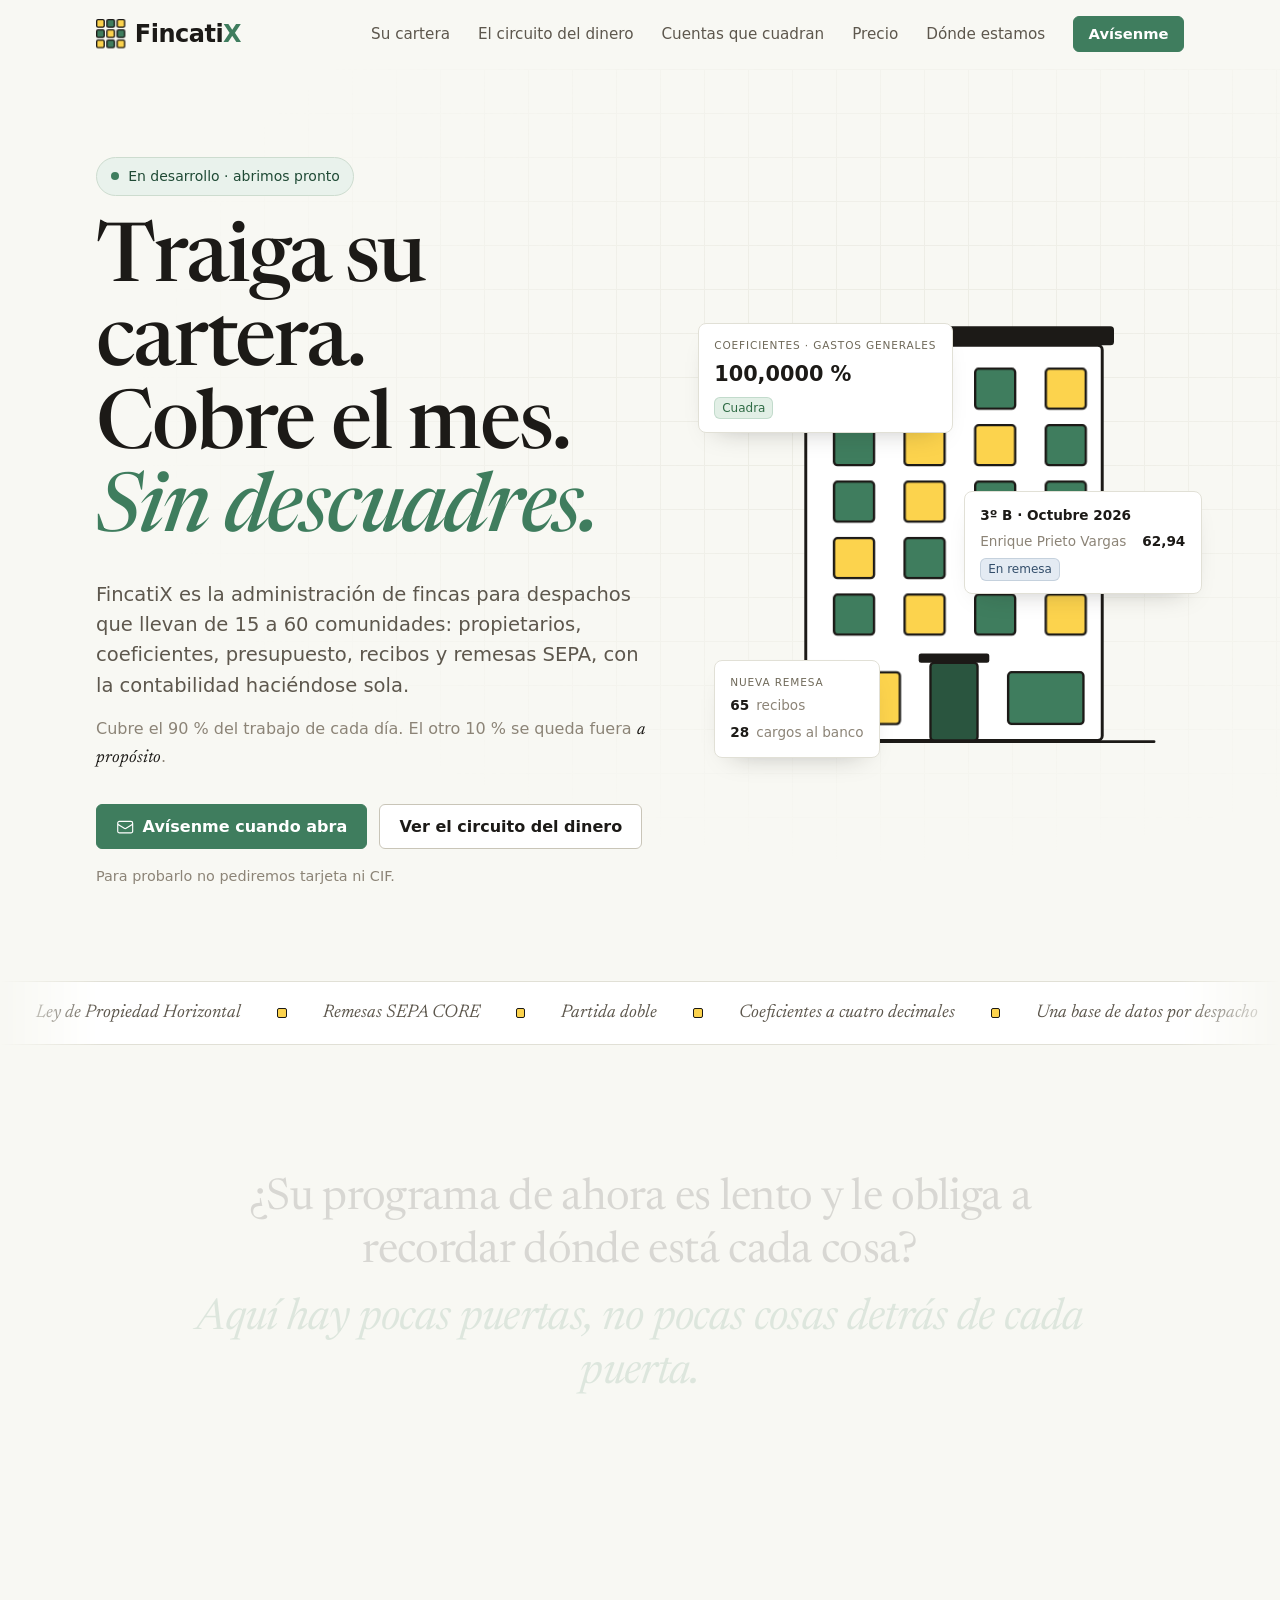
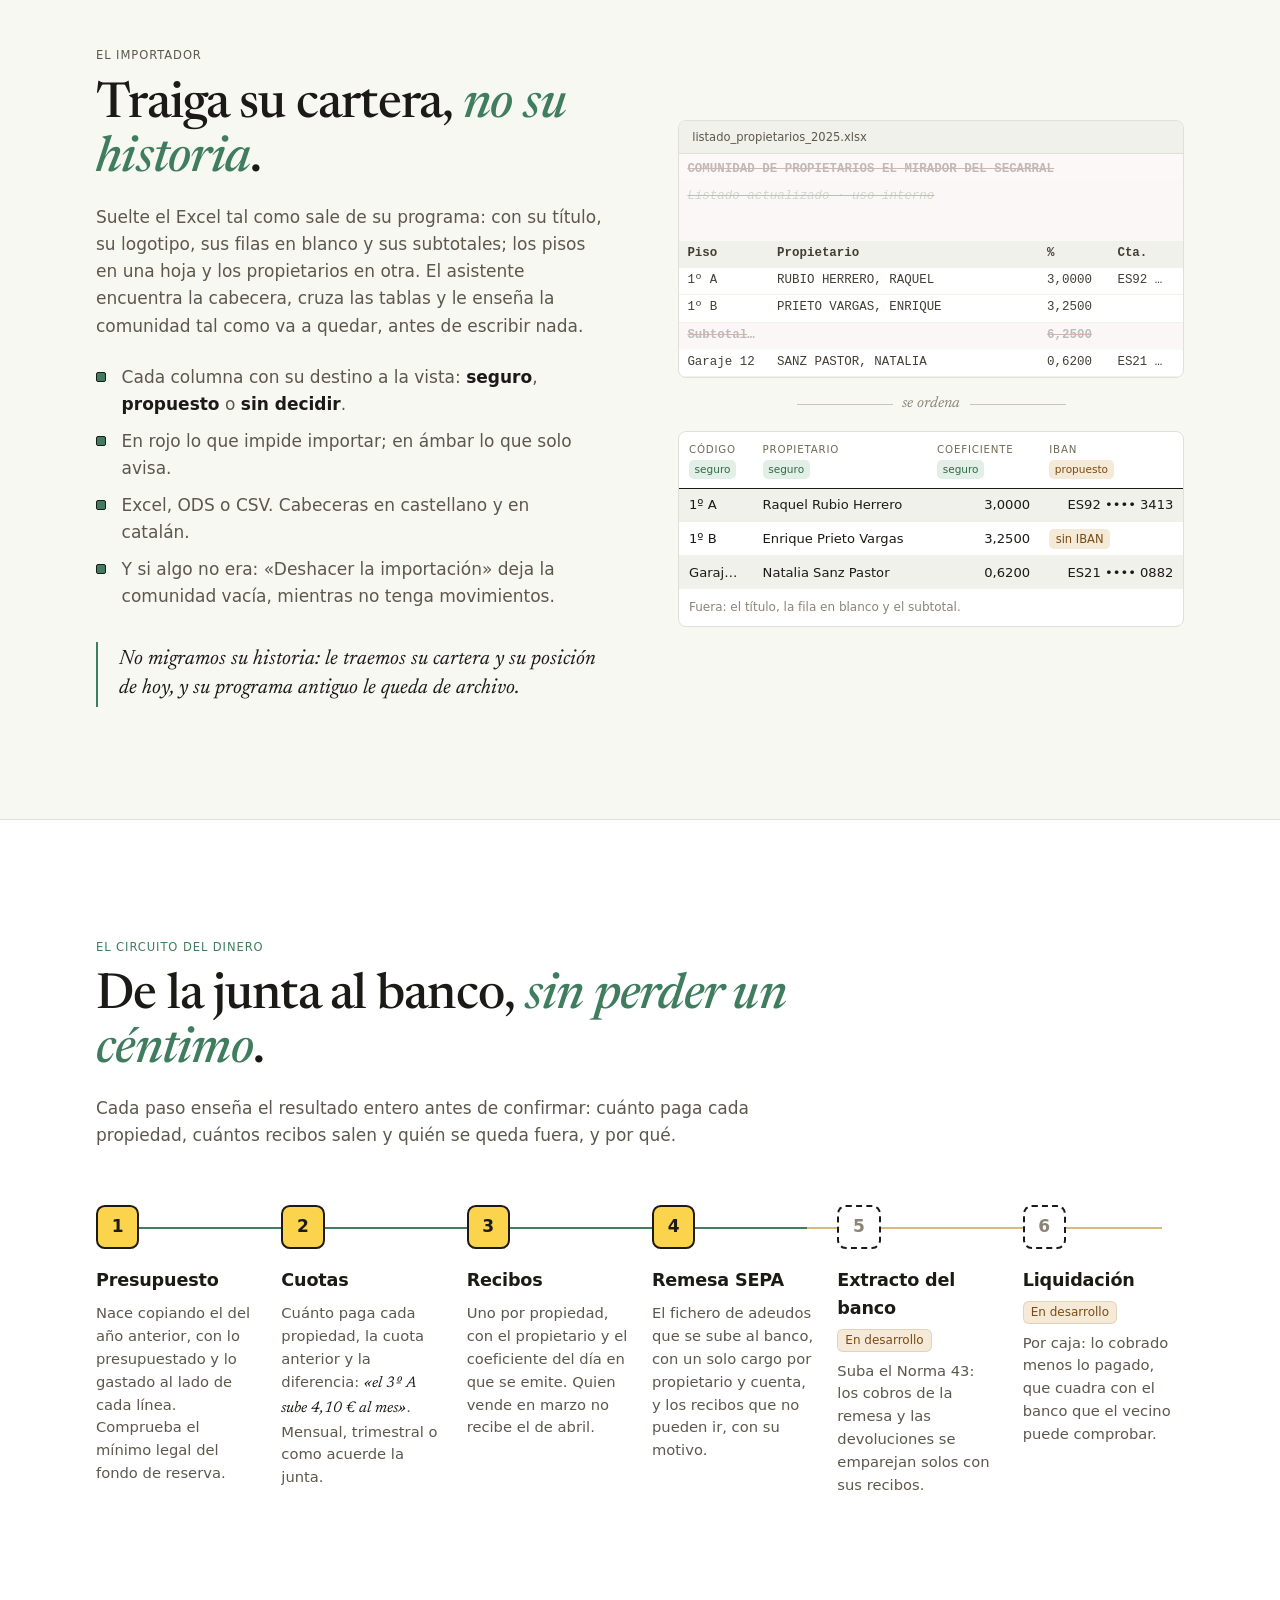
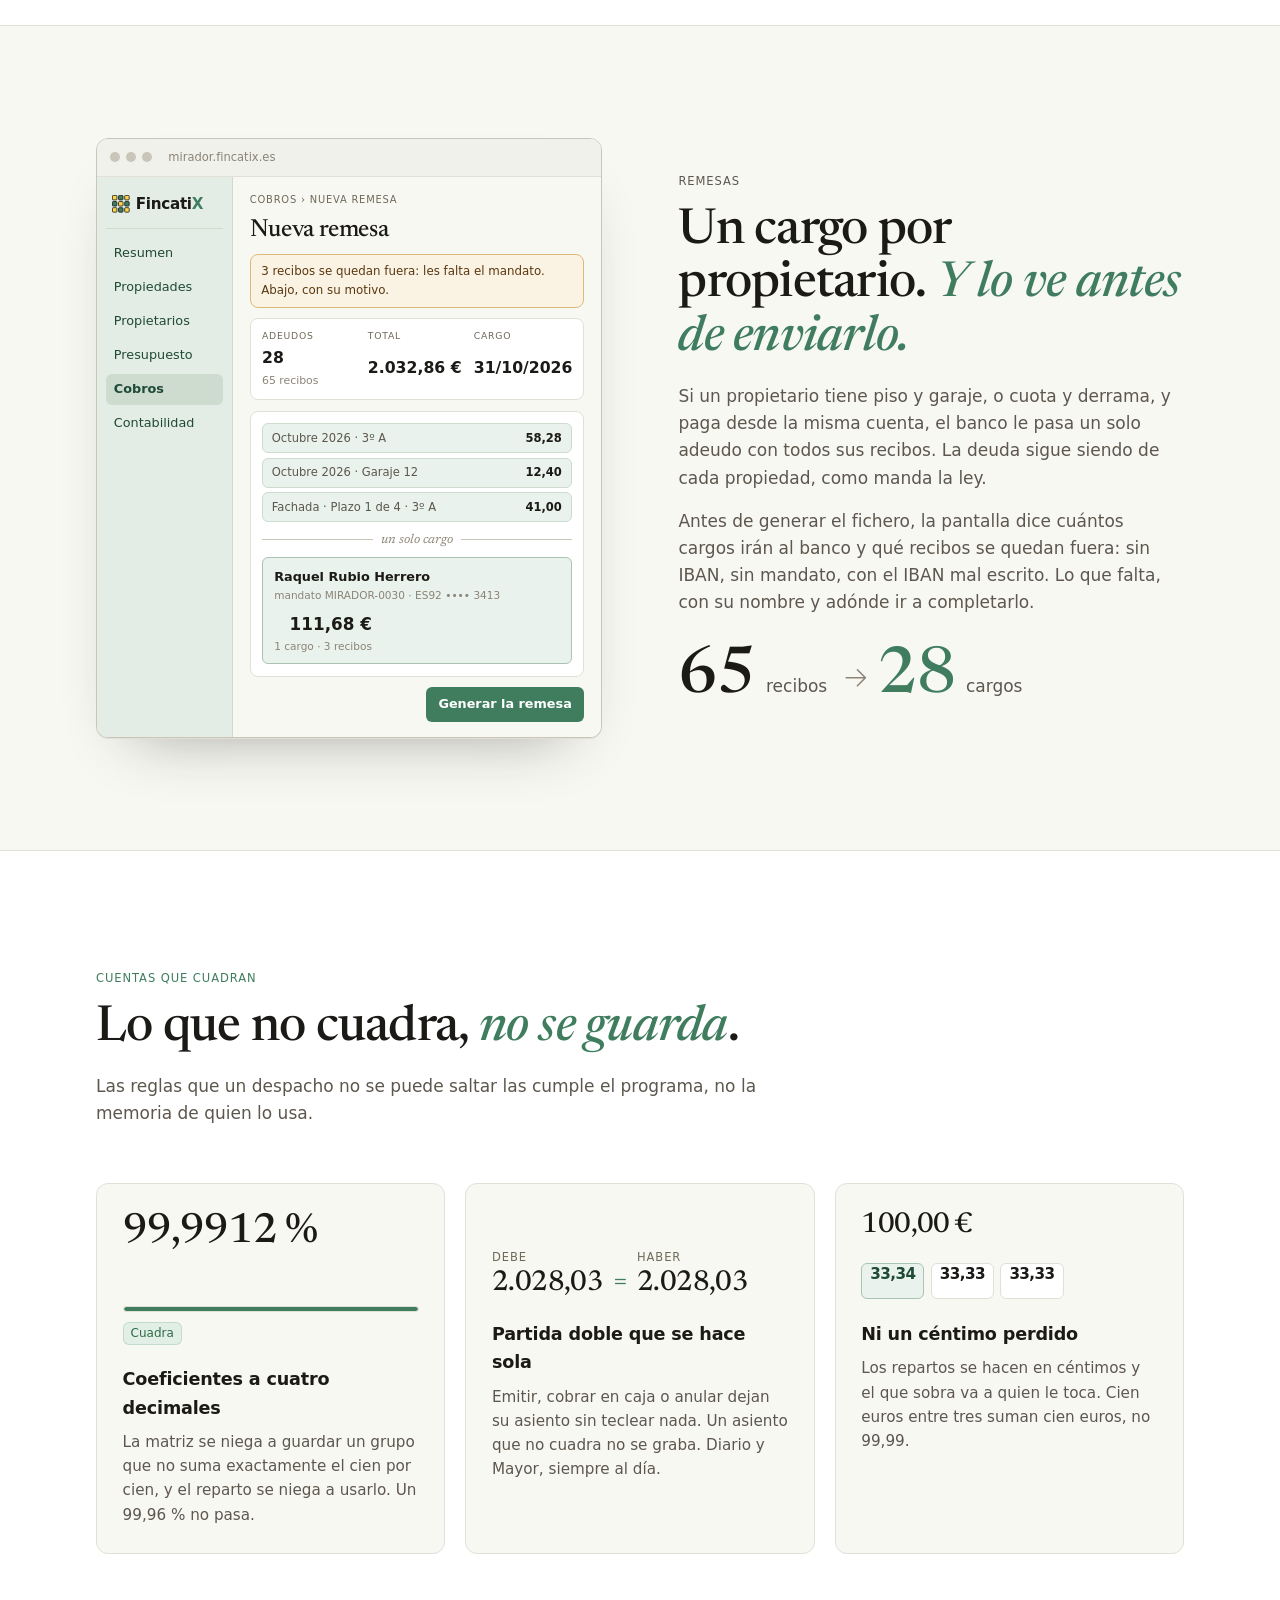
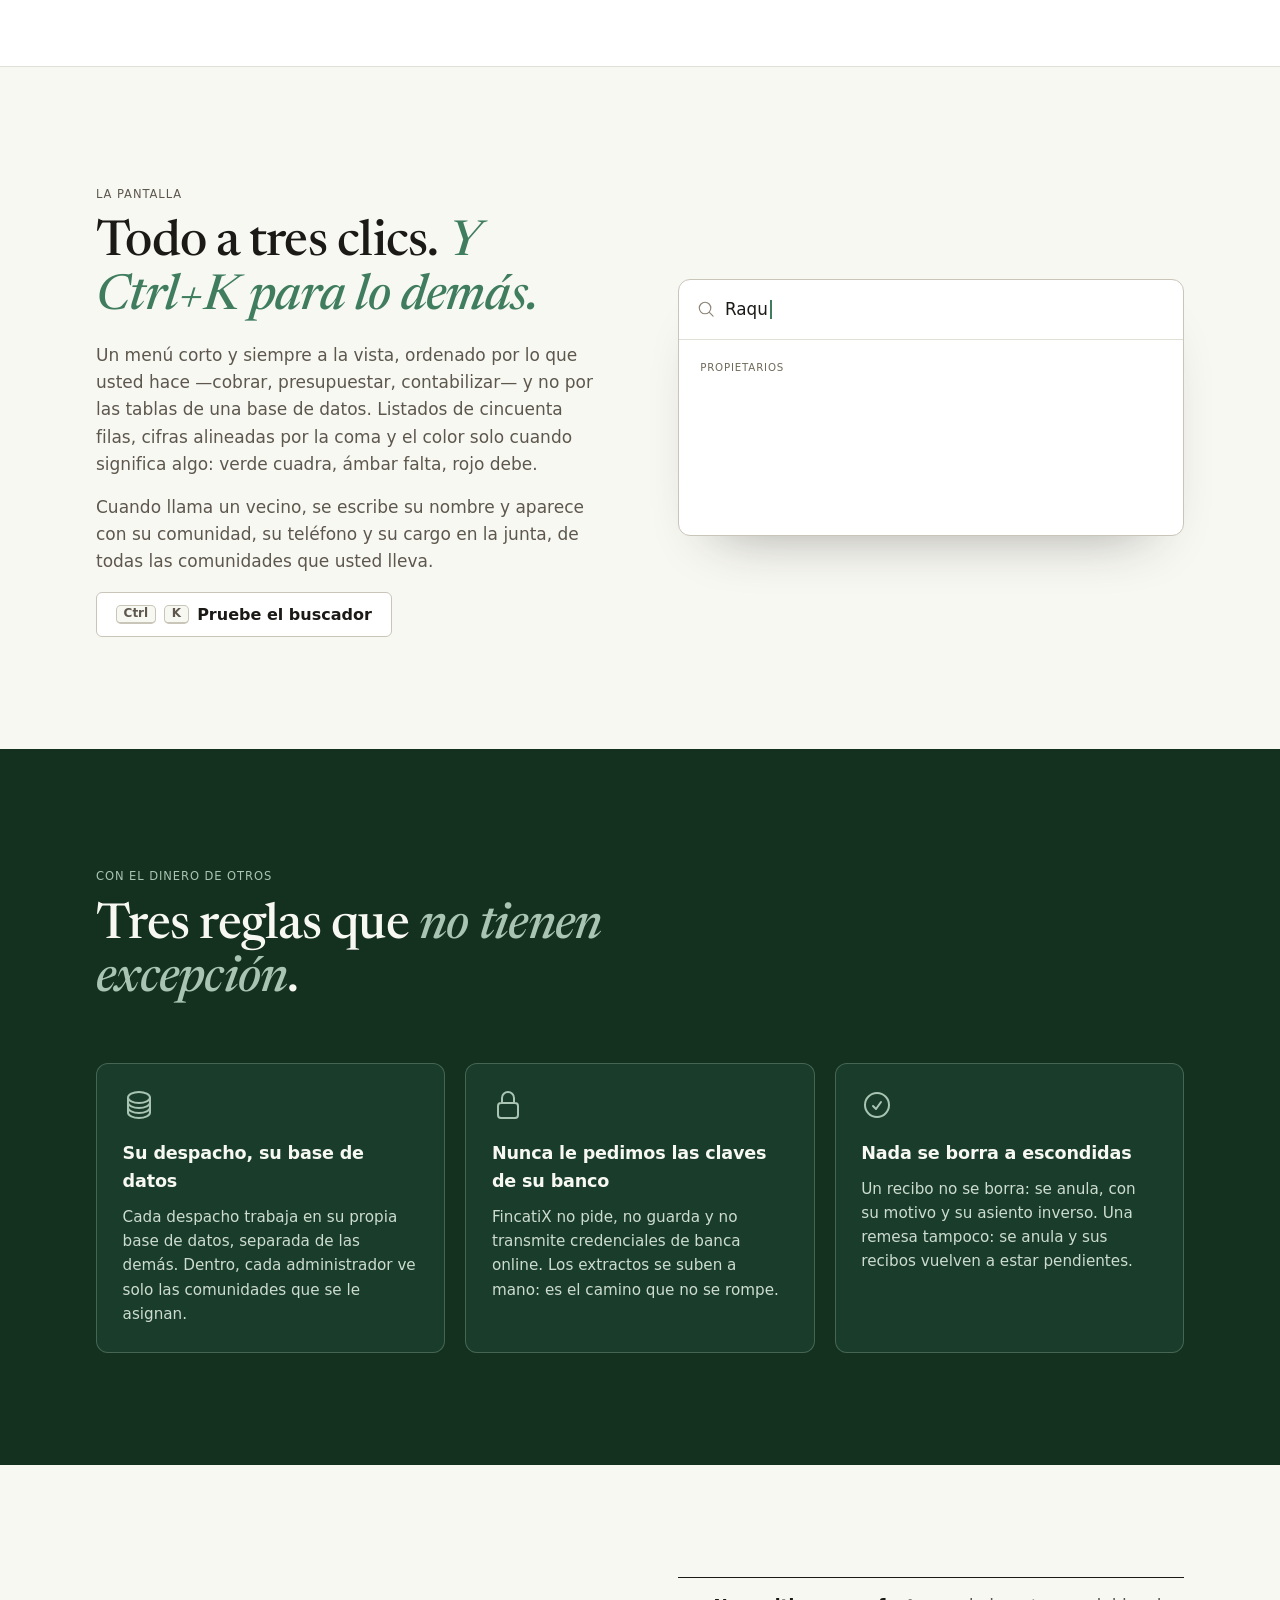
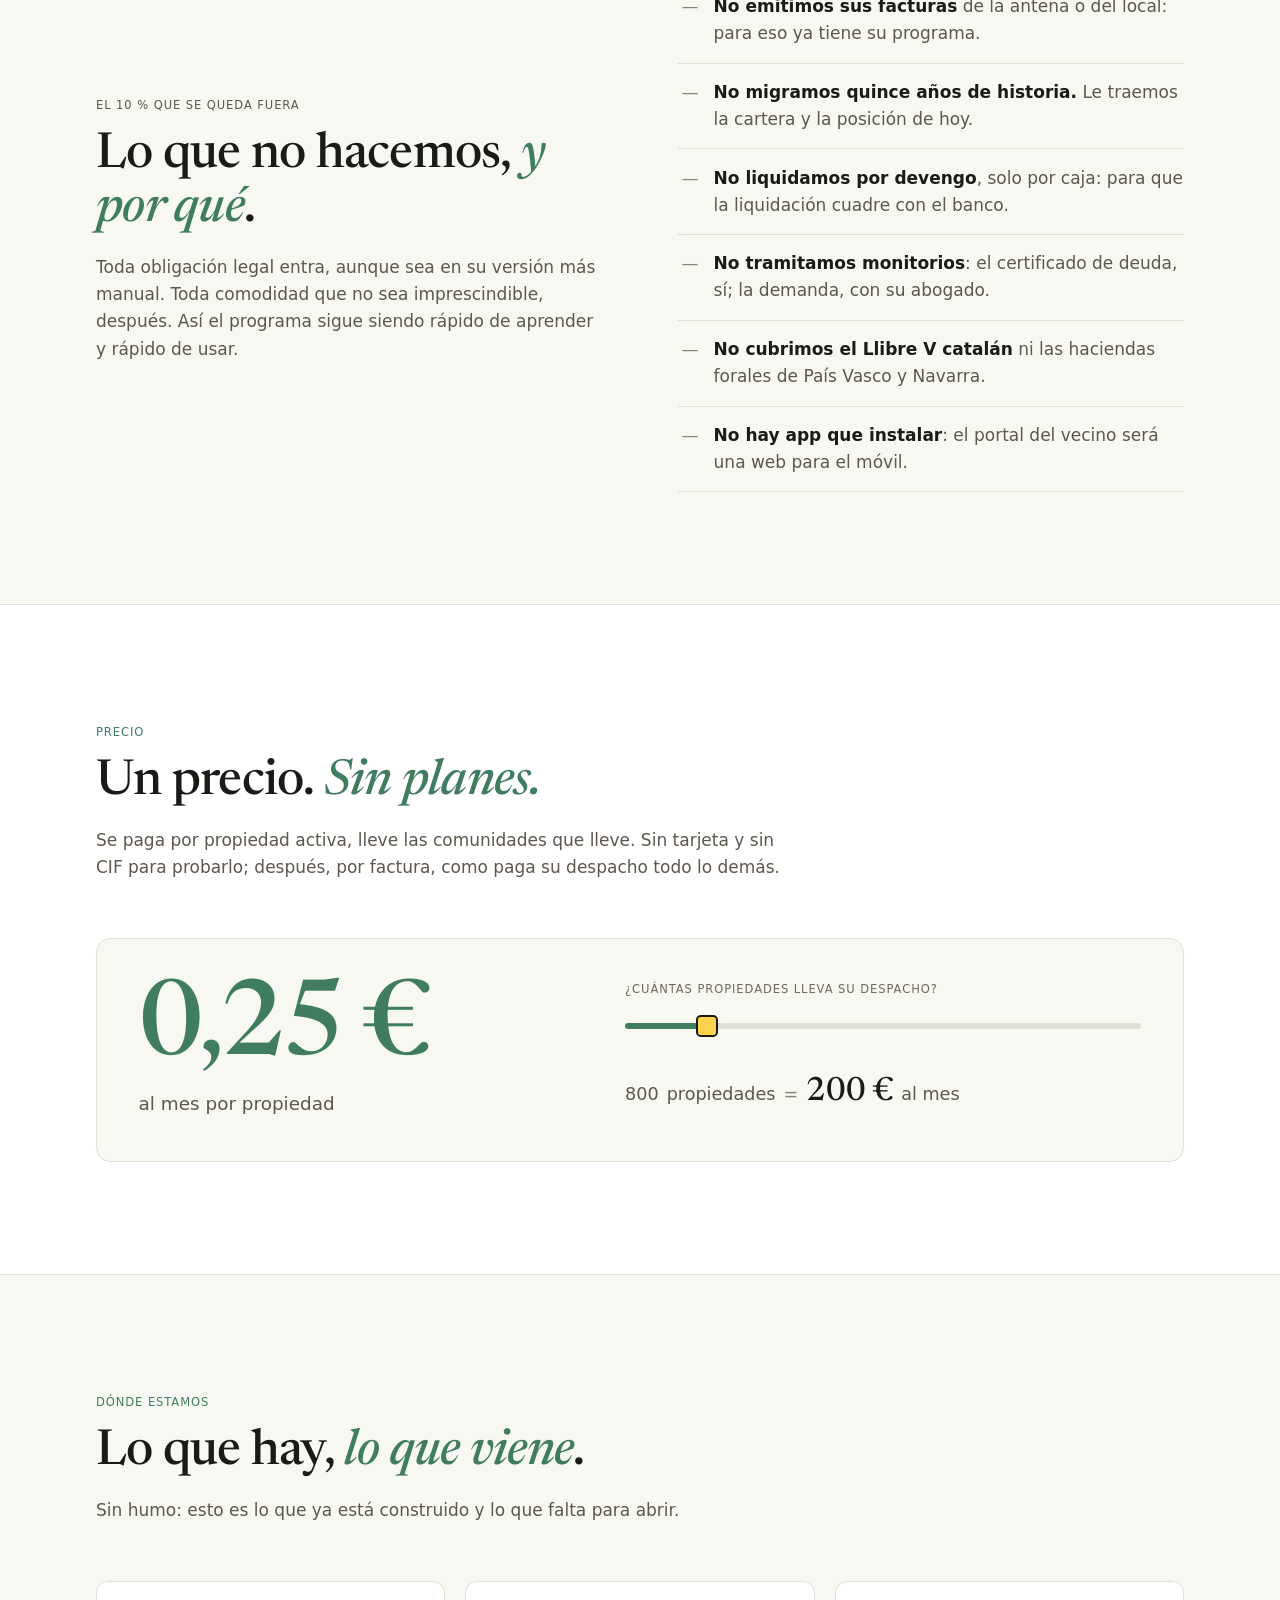
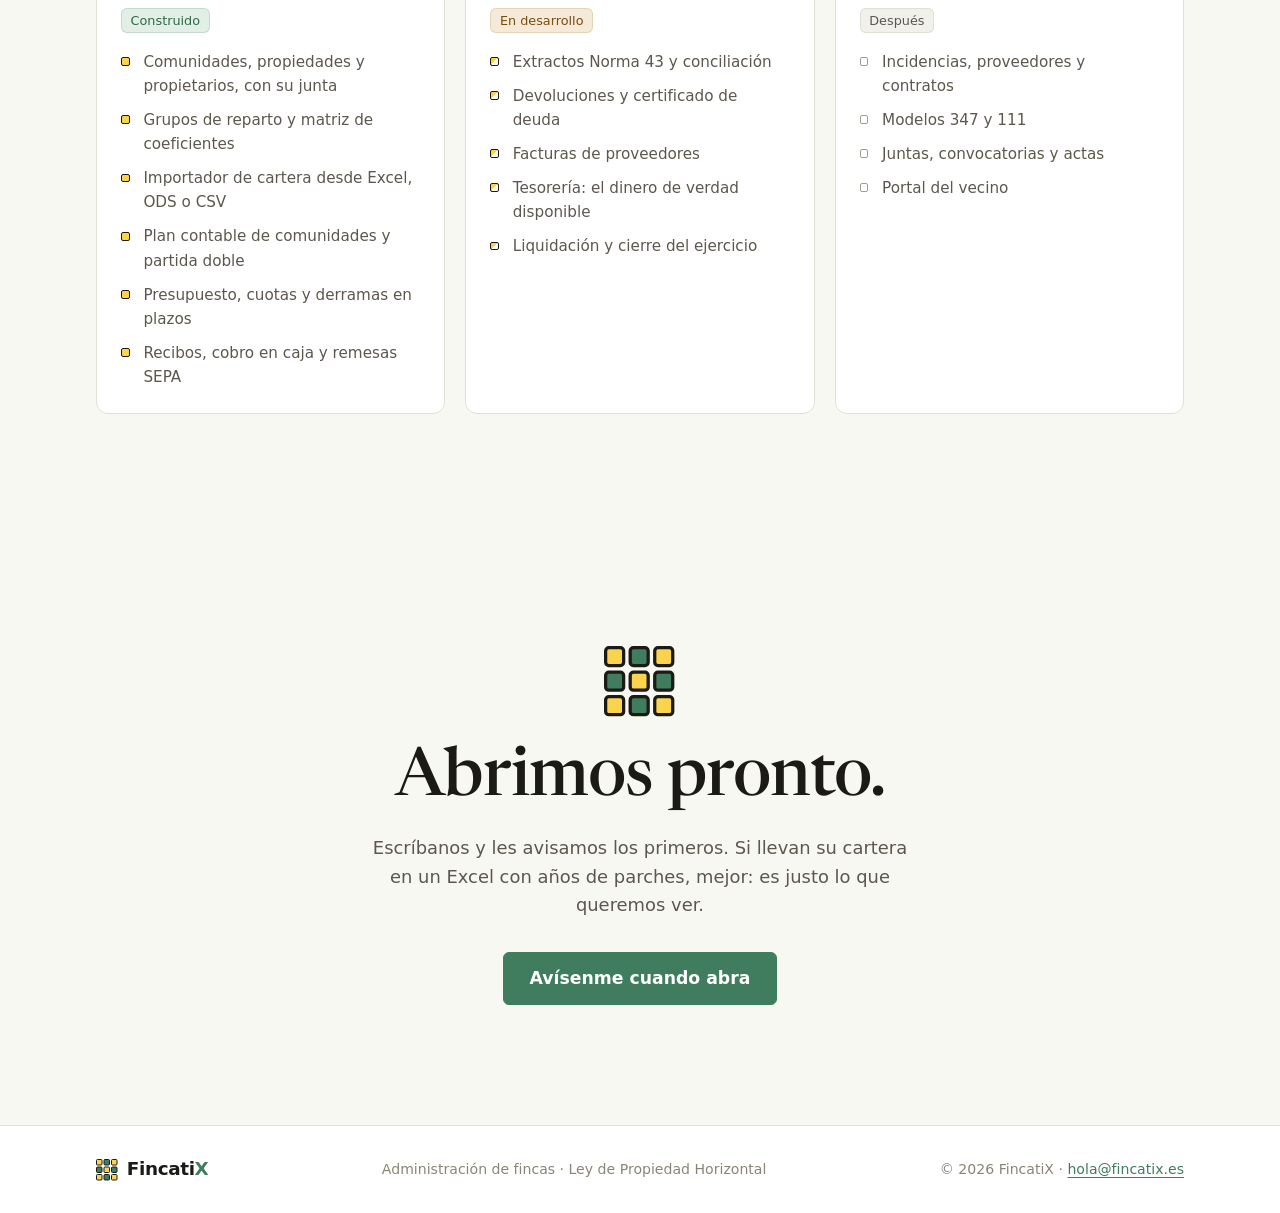
<file: index.html>
<!DOCTYPE html>
<html lang="es" class="sin-js">
<head>
    <meta charset="utf-8">
    <meta name="viewport" content="width=device-width, initial-scale=1">
    <title>FincatiX · Administración de fincas con las cuentas claras</title>
    <meta name="description" content="Administración de fincas para despachos de 15 a 60 comunidades: propietarios, coeficientes, presupuesto, recibos y remesas SEPA, con la contabilidad haciéndose sola.">
    <meta name="theme-color" content="#f8f8f3">
    <link rel="canonical" href="https://fincatix.es/">
    <meta property="og:type" content="website">
    <meta property="og:locale" content="es_ES">
    <meta property="og:site_name" content="FincatiX">
    <meta property="og:title" content="FincatiX · Traiga su cartera. Cobre el mes. Sin descuadres.">
    <meta property="og:description" content="Administración de fincas para despachos: propietarios, coeficientes, presupuesto, recibos y remesas SEPA, con la contabilidad haciéndose sola.">
    <meta property="og:url" content="https://fincatix.es/">
    <meta property="og:image" content="https://fincatix.es/og.png">
    <meta property="og:image:width" content="1200">
    <meta property="og:image:height" content="630">
    <meta property="og:image:alt" content="FincatiX: Traiga su cartera. Cobre el mes. Sin descuadres. Junto a una fachada de nueve ventanas con las luces encendidas.">
    <meta name="twitter:card" content="summary_large_image">
    <link rel="icon" href="favicon.svg" type="image/svg+xml">
    <link rel="apple-touch-icon" href="apple-touch-icon.png">
    <link rel="preconnect" href="https://fonts.bunny.net">
    <link rel="stylesheet" href="https://fonts.bunny.net/css?family=ibm-plex-sans:400,500,600,700|newsreader:400,400i,500,500i&display=swap">
    <link rel="stylesheet" href="styles.css">
</head>
<body>
    <a class="saltar" href="#contenido">Saltar al contenido</a>

    <!-- ===================== CABECERA ===================== -->
    <header class="cabecera" data-cabecera>
        <div class="envoltorio cabecera-fila">
            <a class="marca marca-animada" href="#inicio" aria-label="FincatiX, inicio">
                <svg class="marca-simbolo" viewBox="0 0 44 44" width="30" height="30" aria-hidden="true">
                    <rect class="marca-luz l-fuera" x="1" y="1" width="11" height="11" rx="2"/>
                    <rect class="marca-ventana v1" x="16" y="1" width="11" height="11" rx="2"/>
                    <rect class="marca-luz l-dentro" x="31" y="1" width="11" height="11" rx="2"/>
                    <rect class="marca-ventana v2" x="1" y="16" width="11" height="11" rx="2"/>
                    <rect class="marca-luz l-centro" x="16" y="16" width="11" height="11" rx="2"/>
                    <rect class="marca-ventana v3" x="31" y="16" width="11" height="11" rx="2"/>
                    <rect class="marca-luz l-dentro" x="1" y="31" width="11" height="11" rx="2"/>
                    <rect class="marca-ventana v4" x="16" y="31" width="11" height="11" rx="2"/>
                    <rect class="marca-luz l-fuera" x="31" y="31" width="11" height="11" rx="2"/>
                </svg>
                <span class="marca-palabra">Fincati<em>X</em></span>
            </a>

            <nav class="menu" aria-label="Secciones">
                <button class="menu-boton" type="button" aria-expanded="false" aria-controls="menu-lista" data-menu-boton>
                    <span class="menu-boton-rayas" aria-hidden="true"></span>
                    <span class="solo-lectores">Abrir el menú</span>
                </button>
                <ul class="menu-lista" id="menu-lista" data-menu-lista>
                    <li><a href="#cartera">Su cartera</a></li>
                    <li><a href="#circuito">El circuito del dinero</a></li>
                    <li><a href="#cuadra">Cuentas que cuadran</a></li>
                    <li><a href="#precio">Precio</a></li>
                    <li><a href="#ruta">Dónde estamos</a></li>
                    <li class="menu-accion"><a class="boton boton-pequeno" href="mailto:hola@fincatix.es?subject=Quiero%20probar%20FincatiX">Avísenme</a></li>
                </ul>
            </nav>
        </div>
    </header>

    <main id="contenido">

        <!-- ===================== PORTADA ===================== -->
        <section class="portada" id="inicio">
            <div class="envoltorio portada-rejilla">
                <div class="portada-texto">
                    <p class="banda banda-marca aparece">
                        <span class="punto-vivo" aria-hidden="true"></span>
                        En desarrollo · abrimos pronto
                    </p>
                    <h1 class="titular aparece">
                        <span class="linea">Traiga su cartera.</span>
                        <span class="linea">Cobre el mes.</span>
                        <span class="linea"><em>Sin descuadres.</em></span>
                    </h1>
                    <p class="entradilla aparece">
                        FincatiX es la administración de fincas para despachos que llevan de 15 a 60 comunidades:
                        propietarios, coeficientes, presupuesto, recibos y remesas SEPA, con la contabilidad haciéndose sola.
                    </p>
                    <p class="entradilla entradilla-pequena aparece">
                        Cubre el 90&nbsp;% del trabajo de cada día. El otro 10&nbsp;% se queda fuera <em>a propósito</em>.
                    </p>
                    <div class="acciones aparece">
                        <a class="boton" href="mailto:hola@fincatix.es?subject=Quiero%20probar%20FincatiX">
                            <svg class="icono" viewBox="0 0 24 24" aria-hidden="true"><path d="M21.75 6.75v10.5a2.25 2.25 0 0 1-2.25 2.25h-15a2.25 2.25 0 0 1-2.25-2.25V6.75m19.5 0A2.25 2.25 0 0 0 19.5 4.5h-15a2.25 2.25 0 0 0-2.25 2.25m19.5 0v.243a2.25 2.25 0 0 1-1.07 1.916l-7.5 4.615a2.25 2.25 0 0 1-2.36 0L3.32 8.91a2.25 2.25 0 0 1-1.07-1.916V6.75"/></svg>
                            Avísenme cuando abra
                        </a>
                        <a class="boton boton-gris" href="#circuito">Ver el circuito del dinero</a>
                    </div>
                    <p class="nota-pie aparece">Para probarlo no pediremos tarjeta ni CIF.</p>
                </div>

                <!-- La fachada: el simbolo de la marca, en grande. Las ventanas suben
                     y las luces se encienden; despues, alguna se apaga y otra se
                     enciende, como una finca al caer la tarde. -->
                <div class="portada-dibujo" aria-hidden="true">
                    <svg class="fachada" viewBox="0 0 340 420" data-fachada>
                        <rect class="fachada-tejado" x="34" y="36" width="272" height="16" rx="3"/>
                        <rect class="fachada-cuerpo" x="44" y="52" width="252" height="336" rx="4"/>
                        <g data-ventanas></g>
                        <rect class="fachada-puerta" x="150" y="322" width="40" height="66" rx="3"/>
                        <rect class="fachada-portal" x="140" y="314" width="60" height="8" rx="2"/>
                        <line class="fachada-suelo" x1="0" y1="389" x2="340" y2="389"/>
                    </svg>

                    <!-- Tres cosas que la aplicacion dice de verdad, flotando junto a la finca. -->
                    <div class="flotante flotante-1">
                        <span class="versalita">Coeficientes · Gastos generales</span>
                        <span class="cifra-flotante">100,0000&nbsp;%</span>
                        <span class="pildora pildora-ok">Cuadra</span>
                    </div>
                    <div class="flotante flotante-2">
                        <span class="flotante-titulo">3º B · Octubre 2026</span>
                        <span class="flotante-fila"><span class="tenue">Enrique Prieto Vargas</span><strong>62,94</strong></span>
                        <span class="pildora pildora-info">En remesa</span>
                    </div>
                    <div class="flotante flotante-3">
                        <span class="versalita">Nueva remesa</span>
                        <span class="flotante-fila"><strong>65</strong><span class="tenue">recibos</span></span>
                        <span class="flotante-fila"><strong>28</strong><span class="tenue">cargos al banco</span></span>
                    </div>
                </div>
            </div>
        </section>

        <!-- Cinta con lo que el producto es, sin adjetivos. -->
        <div class="cinta" aria-label="En pocas palabras">
            <div class="cinta-pista">
                <ul class="cinta-lista">
                    <li>Ley de Propiedad Horizontal</li>
                    <li>Remesas SEPA CORE</li>
                    <li>Partida doble</li>
                    <li>Coeficientes a cuatro decimales</li>
                    <li>Una base de datos por despacho</li>
                    <li>Sin claves de su banco</li>
                    <li>Hecho en España</li>
                </ul>
                <ul class="cinta-lista" aria-hidden="true">
                    <li>Ley de Propiedad Horizontal</li>
                    <li>Remesas SEPA CORE</li>
                    <li>Partida doble</li>
                    <li>Coeficientes a cuatro decimales</li>
                    <li>Una base de datos por despacho</li>
                    <li>Sin claves de su banco</li>
                    <li>Hecho en España</li>
                </ul>
            </div>
        </div>

        <!-- ===================== LA FRASE ===================== -->
        <section class="frase" aria-label="Por qué FincatiX">
            <div class="envoltorio">
                <p class="frase-texto" data-frase>
                    ¿Su programa de ahora es lento y le obliga a recordar dónde está cada cosa?
                    <span class="frase-respuesta">Aquí hay pocas puertas, no pocas cosas detrás de cada puerta.</span>
                </p>
            </div>
        </section>

        <!-- ===================== SU CARTERA ===================== -->
        <section class="seccion" id="cartera">
            <div class="envoltorio seccion-rejilla">
                <div class="seccion-texto aparece">
                    <p class="versalita versalita-marca">El importador</p>
                    <h2>Traiga su cartera, <em>no su historia</em>.</h2>
                    <p>
                        Suelte el Excel tal como sale de su programa: con su título, su logotipo, sus filas en blanco
                        y sus subtotales; los pisos en una hoja y los propietarios en otra. El asistente encuentra la
                        cabecera, cruza las tablas y le enseña la comunidad tal como va a quedar, antes de escribir nada.
                    </p>
                    <ul class="lista-marcas">
                        <li>Cada columna con su destino a la vista: <strong>seguro</strong>, <strong>propuesto</strong> o <strong>sin decidir</strong>.</li>
                        <li>En rojo lo que impide importar; en ámbar lo que solo avisa.</li>
                        <li>Excel, ODS o CSV. Cabeceras en castellano y en catalán.</li>
                        <li>Y si algo no era: <span class="etiqueta">«Deshacer la importación»</span> deja la comunidad vacía, mientras no tenga movimientos.</li>
                    </ul>
                    <blockquote class="cita">
                        No migramos su historia: le traemos su cartera y su posición de hoy,
                        y su programa antiguo le queda de archivo.
                    </blockquote>
                </div>

                <!-- La hoja fea se ordena sola. -->
                <div class="importador" data-importador aria-hidden="true">
                    <div class="hoja hoja-fea">
                        <div class="hoja-pestana">listado_propietarios_2025.xlsx</div>
                        <div class="hoja-celdas">
                            <div class="hf hf-titulo" data-sobra>COMUNIDAD DE PROPIETARIOS EL MIRADOR DEL SECARRAL</div>
                            <div class="hf hf-sub" data-sobra>Listado actualizado · uso interno</div>
                            <div class="hf hf-vacia" data-sobra></div>
                            <div class="hf hf-cabecera"><span>Piso</span><span>Propietario</span><span>%</span><span>Cta.</span></div>
                            <div class="hf"><span>1º A</span><span>RUBIO HERRERO, RAQUEL</span><span>3,0000</span><span>ES92 …</span></div>
                            <div class="hf"><span>1º B</span><span>PRIETO VARGAS, ENRIQUE</span><span>3,2500</span><span></span></div>
                            <div class="hf hf-subtotal" data-sobra><span>Subtotal portal 1</span><span></span><span>6,2500</span><span></span></div>
                            <div class="hf"><span>Garaje 12</span><span>SANZ PASTOR, NATALIA</span><span>0,6200</span><span>ES21 …</span></div>
                        </div>
                    </div>

                    <div class="importador-flecha"><span>se ordena</span></div>

                    <div class="hoja hoja-limpia">
                        <div class="hoja-cabeceras">
                            <span class="col-mapeo"><span class="versalita">Código</span><span class="mapeo mapeo-seguro">seguro</span></span>
                            <span class="col-mapeo"><span class="versalita">Propietario</span><span class="mapeo mapeo-seguro">seguro</span></span>
                            <span class="col-mapeo"><span class="versalita">Coeficiente</span><span class="mapeo mapeo-seguro">seguro</span></span>
                            <span class="col-mapeo"><span class="versalita">IBAN</span><span class="mapeo mapeo-propuesto">propuesto</span></span>
                        </div>
                        <div class="fila-limpia"><span>1º A</span><span>Raquel Rubio Herrero</span><span class="num">3,0000</span><span class="num">ES92 •••• 3413</span></div>
                        <div class="fila-limpia"><span>1º B</span><span>Enrique Prieto Vargas</span><span class="num">3,2500</span><span><span class="celda-aviso">sin IBAN</span></span></div>
                        <div class="fila-limpia"><span>Garaje 12</span><span>Natalia Sanz Pastor</span><span class="num">0,6200</span><span class="num">ES21 •••• 0882</span></div>
                        <div class="hoja-pie"><span class="tenue">Fuera: el título, la fila en blanco y el subtotal.</span></div>
                    </div>
                </div>
            </div>
        </section>

        <!-- ===================== EL CIRCUITO ===================== -->
        <section class="seccion seccion-papel" id="circuito">
            <div class="envoltorio">
                <div class="seccion-cabecera aparece">
                    <p class="versalita versalita-marca">El circuito del dinero</p>
                    <h2>De la junta al banco, <em>sin perder un céntimo</em>.</h2>
                    <p>Cada paso enseña el resultado entero antes de confirmar: cuánto paga cada propiedad, cuántos recibos salen y quién se queda fuera, y por qué.</p>
                </div>

                <ol class="circuito" data-circuito>
                    <li class="paso">
                        <span class="paso-nodo" aria-hidden="true">1</span>
                        <h3>Presupuesto</h3>
                        <p>Nace copiando el del año anterior, con lo presupuestado y lo gastado al lado de cada línea. Comprueba el mínimo legal del fondo de reserva.</p>
                    </li>
                    <li class="paso">
                        <span class="paso-nodo" aria-hidden="true">2</span>
                        <h3>Cuotas</h3>
                        <p>Cuánto paga cada propiedad, la cuota anterior y la diferencia: <em>«el 3º A sube 4,10 € al mes»</em>. Mensual, trimestral o como acuerde la junta.</p>
                    </li>
                    <li class="paso">
                        <span class="paso-nodo" aria-hidden="true">3</span>
                        <h3>Recibos</h3>
                        <p>Uno por propiedad, con el propietario y el coeficiente del día en que se emite. Quien vende en marzo no recibe el de abril.</p>
                    </li>
                    <li class="paso">
                        <span class="paso-nodo" aria-hidden="true">4</span>
                        <h3>Remesa SEPA</h3>
                        <p>El fichero de adeudos que se sube al banco, con un solo cargo por propietario y cuenta, y los recibos que no pueden ir, con su motivo.</p>
                    </li>
                    <li class="paso paso-pronto">
                        <span class="paso-nodo" aria-hidden="true">5</span>
                        <h3>Extracto del banco <span class="pildora pildora-aviso">En desarrollo</span></h3>
                        <p>Suba el Norma 43: los cobros de la remesa y las devoluciones se emparejan solos con sus recibos.</p>
                    </li>
                    <li class="paso paso-pronto">
                        <span class="paso-nodo" aria-hidden="true">6</span>
                        <h3>Liquidación <span class="pildora pildora-aviso">En desarrollo</span></h3>
                        <p>Por caja: lo cobrado menos lo pagado, que cuadra con el banco que el vecino puede comprobar.</p>
                    </li>
                </ol>
            </div>
        </section>

        <!-- ===================== LA REMESA ===================== -->
        <section class="seccion" id="remesa">
            <div class="envoltorio seccion-rejilla seccion-rejilla-invertida">
                <div class="seccion-texto aparece">
                    <p class="versalita versalita-marca">Remesas</p>
                    <h2>Un cargo por propietario. <em>Y lo ve antes de enviarlo.</em></h2>
                    <p>
                        Si un propietario tiene piso y garaje, o cuota y derrama, y paga desde la misma cuenta,
                        el banco le pasa un solo adeudo con todos sus recibos. La deuda sigue siendo de cada propiedad,
                        como manda la ley.
                    </p>
                    <p>
                        Antes de generar el fichero, la pantalla dice cuántos cargos irán al banco y qué recibos se quedan
                        fuera: sin IBAN, sin mandato, con el IBAN mal escrito. Lo que falta, con su nombre y adónde ir a completarlo.
                    </p>
                    <div class="contador-grande">
                        <span class="contador-cifra" data-contar="65">0</span><span class="contador-texto">recibos</span>
                        <svg class="contador-flecha" viewBox="0 0 24 24" aria-hidden="true"><path d="M13.5 4.5 21 12m0 0-7.5 7.5M21 12H3"/></svg>
                        <span class="contador-cifra contador-marca" data-contar="28">0</span><span class="contador-texto">cargos</span>
                    </div>
                </div>

                <!-- La pantalla «Nueva remesa», dibujada con el estilo de la aplicacion. -->
                <div class="ventana aparece" aria-hidden="true">
                    <div class="ventana-barra"><span></span><span></span><span></span><em>mirador.fincatix.es</em></div>
                    <div class="app">
                        <aside class="app-lateral">
                            <span class="app-marca">
                                <svg viewBox="0 0 44 44" width="18" height="18"><rect class="marca-luz" x="1" y="1" width="11" height="11" rx="2"/><rect class="marca-ventana" x="16" y="1" width="11" height="11" rx="2"/><rect class="marca-luz" x="31" y="1" width="11" height="11" rx="2"/><rect class="marca-ventana" x="1" y="16" width="11" height="11" rx="2"/><rect class="marca-luz" x="16" y="16" width="11" height="11" rx="2"/><rect class="marca-ventana" x="31" y="16" width="11" height="11" rx="2"/><rect class="marca-luz" x="1" y="31" width="11" height="11" rx="2"/><rect class="marca-ventana" x="16" y="31" width="11" height="11" rx="2"/><rect class="marca-luz" x="31" y="31" width="11" height="11" rx="2"/></svg>
                                Fincati<em>X</em>
                            </span>
                            <span class="app-item">Resumen</span>
                            <span class="app-item">Propiedades</span>
                            <span class="app-item">Propietarios</span>
                            <span class="app-item">Presupuesto</span>
                            <span class="app-item app-activo">Cobros</span>
                            <span class="app-item">Contabilidad</span>
                        </aside>
                        <div class="app-cuerpo">
                            <span class="app-migas versalita">Cobros › Nueva remesa</span>
                            <span class="app-titulo">Nueva remesa</span>
                            <div class="app-banda">3 recibos se quedan fuera: les falta el mandato. Abajo, con su motivo.</div>
                            <div class="app-cifras">
                                <span><span class="versalita">Adeudos</span><strong>28</strong><small>65 recibos</small></span>
                                <span><span class="versalita">Total</span><strong>2.032,86 €</strong></span>
                                <span><span class="versalita">Cargo</span><strong>31/10/2026</strong></span>
                            </div>
                            <div class="agrupa" data-agrupa>
                                <div class="agrupa-recibos">
                                    <span class="recibo-chip">Octubre 2026 · 3º A <strong>58,28</strong></span>
                                    <span class="recibo-chip">Octubre 2026 · Garaje 12 <strong>12,40</strong></span>
                                    <span class="recibo-chip">Fachada · Plazo 1 de 4 · 3º A <strong>41,00</strong></span>
                                </div>
                                <div class="agrupa-flecha"><span>un solo cargo</span></div>
                                <div class="agrupa-cargo">
                                    <span class="agrupa-deudor">Raquel Rubio Herrero<small>mandato MIRADOR-0030 · ES92 •••• 3413</small></span>
                                    <span class="agrupa-importe">111,68 €<small>1 cargo · 3 recibos</small></span>
                                </div>
                            </div>
                            <div class="app-boton">Generar la remesa</div>
                        </div>
                    </div>
                </div>
            </div>
        </section>

        <!-- ===================== CUENTAS QUE CUADRAN ===================== -->
        <section class="seccion seccion-papel" id="cuadra">
            <div class="envoltorio">
                <div class="seccion-cabecera aparece">
                    <p class="versalita versalita-marca">Cuentas que cuadran</p>
                    <h2>Lo que no cuadra, <em>no se guarda</em>.</h2>
                    <p>Las reglas que un despacho no se puede saltar las cumple el programa, no la memoria de quien lo usa.</p>
                </div>

                <div class="tres">
                    <article class="pieza aparece" data-pieza-coeficientes>
                        <span class="pieza-cifra"><span data-contar="100" data-decimales="4">0,0000</span>&nbsp;%</span>
                        <div class="barra" aria-hidden="true"><span class="barra-relleno"></span></div>
                        <span class="pildora pildora-ok pieza-pildora">Cuadra</span>
                        <h3>Coeficientes a cuatro decimales</h3>
                        <p>La matriz se niega a guardar un grupo que no suma exactamente el cien por cien, y el reparto se niega a usarlo. Un 99,96&nbsp;% no pasa.</p>
                    </article>

                    <article class="pieza aparece">
                        <span class="pieza-cifra pieza-balanza">
                            <span class="balanza-lado"><span class="versalita">Debe</span><span data-contar="2032.86" data-decimales="2">0,00</span></span>
                            <span class="balanza-igual" aria-hidden="true">=</span>
                            <span class="balanza-lado"><span class="versalita">Haber</span><span data-contar="2032.86" data-decimales="2">0,00</span></span>
                        </span>
                        <h3>Partida doble que se hace sola</h3>
                        <p>Emitir, cobrar en caja o anular dejan su asiento sin teclear nada. Un asiento que no cuadra no se graba. Diario y Mayor, siempre al día.</p>
                    </article>

                    <article class="pieza aparece" data-pieza-centimos>
                        <span class="pieza-cifra pieza-reparto">
                            <span class="reparto-total">100,00 €</span>
                            <span class="reparto-partes">
                                <span>33,34</span><span>33,33</span><span>33,33</span>
                            </span>
                        </span>
                        <h3>Ni un céntimo perdido</h3>
                        <p>Los repartos se hacen en céntimos y el que sobra va a quien le toca. Cien euros entre tres suman cien euros, no 99,99.</p>
                    </article>
                </div>
            </div>
        </section>

        <!-- ===================== POCAS PUERTAS ===================== -->
        <section class="seccion" id="puertas">
            <div class="envoltorio seccion-rejilla">
                <div class="seccion-texto aparece">
                    <p class="versalita versalita-marca">La pantalla</p>
                    <h2>Todo a tres clics. <em>Y Ctrl+K para lo demás.</em></h2>
                    <p>
                        Un menú corto y siempre a la vista, ordenado por lo que usted hace —cobrar, presupuestar, contabilizar—
                        y no por las tablas de una base de datos. Listados de cincuenta filas, cifras alineadas por la coma
                        y el color solo cuando significa algo: verde cuadra, ámbar falta, rojo debe.
                    </p>
                    <p>
                        Cuando llama un vecino, se escribe su nombre y aparece con su comunidad, su teléfono y su cargo en la junta,
                        de todas las comunidades que usted lleva.
                    </p>
                    <button class="boton boton-gris" type="button" data-abrir-buscador>
                        <span class="tecla">Ctrl</span><span class="tecla">K</span> Pruebe el buscador
                    </button>
                </div>

                <div class="buscador-demo aparece" aria-hidden="true">
                    <div class="buscador-caja">
                        <svg class="icono" viewBox="0 0 24 24"><path d="m21 21-5.197-5.197m0 0A7.5 7.5 0 1 0 5.196 5.196a7.5 7.5 0 0 0 10.607 10.607Z"/></svg>
                        <span class="buscador-escrito" data-escribe="Raquel"></span><span class="cursor"></span>
                    </div>
                    <div class="buscador-resultados">
                        <span class="versalita">Propietarios</span>
                        <div class="resultado resultado-activo">
                            <strong>Raquel Rubio Herrero</strong>
                            <span class="tenue">El Mirador del Secarral · 600 ••• ••• · Vocal</span>
                        </div>
                        <div class="resultado">
                            <strong>Raquel Ortega Lamas</strong>
                            <span class="tenue">Residencial Los Almendros · 611 ••• ••• · Presidenta</span>
                        </div>
                    </div>
                </div>
            </div>
        </section>

        <!-- ===================== CONFIANZA ===================== -->
        <section class="seccion seccion-oscura" id="confianza">
            <div class="envoltorio">
                <div class="seccion-cabecera aparece">
                    <p class="versalita">Con el dinero de otros</p>
                    <h2>Tres reglas que <em>no tienen excepción</em>.</h2>
                </div>
                <div class="tres">
                    <article class="regla aparece">
                        <svg class="icono icono-grande" viewBox="0 0 24 24" aria-hidden="true"><path d="M20.25 6.375c0 2.278-3.694 4.125-8.25 4.125S3.75 8.653 3.75 6.375m16.5 0c0-2.278-3.694-4.125-8.25-4.125S3.75 4.097 3.75 6.375m16.5 0v11.25c0 2.278-3.694 4.125-8.25 4.125s-8.25-1.847-8.25-4.125V6.375m16.5 0v3.75m-16.5-3.75v3.75m16.5 0v3.75C20.25 16.153 16.556 18 12 18s-8.25-1.847-8.25-4.125v-3.75m16.5 0c0 2.278-3.694 4.125-8.25 4.125s-8.25-1.847-8.25-4.125"/></svg>
                        <h3>Su despacho, su base de datos</h3>
                        <p>Cada despacho trabaja en su propia base de datos, separada de las demás. Dentro, cada administrador ve solo las comunidades que se le asignan.</p>
                    </article>
                    <article class="regla aparece">
                        <svg class="icono icono-grande" viewBox="0 0 24 24" aria-hidden="true"><path d="M16.5 10.5V6.75a4.5 4.5 0 1 0-9 0v3.75m-.75 11.25h10.5a2.25 2.25 0 0 0 2.25-2.25v-6.75a2.25 2.25 0 0 0-2.25-2.25H6.75a2.25 2.25 0 0 0-2.25 2.25v6.75a2.25 2.25 0 0 0 2.25 2.25Z"/></svg>
                        <h3>Nunca le pedimos las claves de su banco</h3>
                        <p>FincatiX no pide, no guarda y no transmite credenciales de banca online. Los extractos se suben a mano: es el camino que no se rompe.</p>
                    </article>
                    <article class="regla aparece">
                        <svg class="icono icono-grande" viewBox="0 0 24 24" aria-hidden="true"><path d="M9 12.75 11.25 15 15 9.75M21 12a9 9 0 1 1-18 0 9 9 0 0 1 18 0Z"/></svg>
                        <h3>Nada se borra a escondidas</h3>
                        <p>Un recibo no se borra: se anula, con su motivo y su asiento inverso. Una remesa tampoco: se anula y sus recibos vuelven a estar pendientes.</p>
                    </article>
                </div>
            </div>
        </section>

        <!-- ===================== LO QUE NO HACEMOS ===================== -->
        <section class="seccion" id="alcance">
            <div class="envoltorio seccion-rejilla">
                <div class="seccion-texto aparece">
                    <p class="versalita versalita-marca">El 10&nbsp;% que se queda fuera</p>
                    <h2>Lo que no hacemos, <em>y por qué</em>.</h2>
                    <p>
                        Toda obligación legal entra, aunque sea en su versión más manual. Toda comodidad que no sea imprescindible, después.
                        Así el programa sigue siendo rápido de aprender y rápido de usar.
                    </p>
                </div>
                <ul class="no-hacemos aparece">
                    <li><strong>No emitimos sus facturas</strong> de la antena o del local: para eso ya tiene su programa.</li>
                    <li><strong>No migramos quince años de historia.</strong> Le traemos la cartera y la posición de hoy.</li>
                    <li><strong>No liquidamos por devengo</strong>, solo por caja: para que la liquidación cuadre con el banco.</li>
                    <li><strong>No tramitamos monitorios</strong>: el certificado de deuda, sí; la demanda, con su abogado.</li>
                    <li><strong>No cubrimos el Llibre V catalán</strong> ni las haciendas forales de País Vasco y Navarra.</li>
                    <li><strong>No hay app que instalar</strong>: el portal del vecino será una web para el móvil.</li>
                </ul>
            </div>
        </section>

        <!-- ===================== PRECIO ===================== -->
        <section class="seccion seccion-papel" id="precio">
            <div class="envoltorio">
                <div class="seccion-cabecera aparece">
                    <p class="versalita versalita-marca">Precio</p>
                    <h2>Un precio. <em>Sin planes.</em></h2>
                    <p>Se paga por propiedad activa, lleve las comunidades que lleve. Sin tarjeta y sin CIF para probarlo; después, por factura, como paga su despacho todo lo demás.</p>
                </div>

                <div class="precio aparece">
                    <div class="precio-cifra">
                        <span class="precio-numero">0,25&nbsp;€</span>
                        <span class="precio-unidad">al mes por propiedad</span>
                    </div>
                    <div class="calculadora">
                        <label class="versalita" for="propiedades">¿Cuántas propiedades lleva su despacho?</label>
                        <input type="range" id="propiedades" min="100" max="5000" step="50" value="800" data-calculadora>
                        <p class="calculadora-resultado">
                            <span data-calculadora-propiedades>800</span> propiedades
                            <span class="calculadora-igual">=</span>
                            <strong><span data-calculadora-total>200</span>&nbsp;€</strong> al mes
                        </p>
                    </div>
                </div>
            </div>
        </section>

        <!-- ===================== DONDE ESTAMOS ===================== -->
        <section class="seccion" id="ruta">
            <div class="envoltorio">
                <div class="seccion-cabecera aparece">
                    <p class="versalita versalita-marca">Dónde estamos</p>
                    <h2>Lo que hay, <em>lo que viene</em>.</h2>
                    <p>Sin humo: esto es lo que ya está construido y lo que falta para abrir.</p>
                </div>

                <div class="ruta">
                    <div class="ruta-columna aparece">
                        <h3><span class="pildora pildora-ok">Construido</span></h3>
                        <ul>
                            <li>Comunidades, propiedades y propietarios, con su junta</li>
                            <li>Grupos de reparto y matriz de coeficientes</li>
                            <li>Importador de cartera desde Excel, ODS o CSV</li>
                            <li>Plan contable de comunidades y partida doble</li>
                            <li>Presupuesto, cuotas y derramas en plazos</li>
                            <li>Recibos, cobro en caja y remesas SEPA</li>
                        </ul>
                    </div>
                    <div class="ruta-columna aparece">
                        <h3><span class="pildora pildora-aviso">En desarrollo</span></h3>
                        <ul>
                            <li>Extractos Norma 43 y conciliación</li>
                            <li>Devoluciones y certificado de deuda</li>
                            <li>Facturas de proveedores</li>
                            <li>Tesorería: el dinero de verdad disponible</li>
                            <li>Liquidación y cierre del ejercicio</li>
                        </ul>
                    </div>
                    <div class="ruta-columna aparece">
                        <h3><span class="pildora pildora-gris">Después</span></h3>
                        <ul>
                            <li>Incidencias, proveedores y contratos</li>
                            <li>Modelos 347 y 111</li>
                            <li>Juntas, convocatorias y actas</li>
                            <li>Portal del vecino</li>
                        </ul>
                    </div>
                </div>
            </div>
        </section>

        <!-- ===================== CIERRE ===================== -->
        <section class="cierre">
            <div class="envoltorio cierre-caja aparece">
                <svg class="cierre-simbolo" viewBox="0 0 44 44" aria-hidden="true" data-cierre-simbolo>
                    <rect class="marca-luz" x="1" y="1" width="11" height="11" rx="2"/>
                    <rect class="marca-ventana" x="16" y="1" width="11" height="11" rx="2"/>
                    <rect class="marca-luz" x="31" y="1" width="11" height="11" rx="2"/>
                    <rect class="marca-ventana" x="1" y="16" width="11" height="11" rx="2"/>
                    <rect class="marca-luz" x="16" y="16" width="11" height="11" rx="2"/>
                    <rect class="marca-ventana" x="31" y="16" width="11" height="11" rx="2"/>
                    <rect class="marca-luz" x="1" y="31" width="11" height="11" rx="2"/>
                    <rect class="marca-ventana" x="16" y="31" width="11" height="11" rx="2"/>
                    <rect class="marca-luz" x="31" y="31" width="11" height="11" rx="2"/>
                </svg>
                <h2>Abrimos pronto.</h2>
                <p>Escríbanos y les avisamos los primeros. Si llevan su cartera en un Excel con años de parches, mejor: es justo lo que queremos ver.</p>
                <a class="boton boton-grande" href="mailto:hola@fincatix.es?subject=Quiero%20probar%20FincatiX">Avísenme cuando abra</a>
            </div>
        </section>
    </main>

    <footer class="pie">
        <div class="envoltorio pie-fila">
            <span class="marca marca-pequena">
                <svg class="marca-simbolo" viewBox="0 0 44 44" width="22" height="22" aria-hidden="true">
                    <rect class="marca-luz" x="1" y="1" width="11" height="11" rx="2"/>
                    <rect class="marca-ventana" x="16" y="1" width="11" height="11" rx="2"/>
                    <rect class="marca-luz" x="31" y="1" width="11" height="11" rx="2"/>
                    <rect class="marca-ventana" x="1" y="16" width="11" height="11" rx="2"/>
                    <rect class="marca-luz" x="16" y="16" width="11" height="11" rx="2"/>
                    <rect class="marca-ventana" x="31" y="16" width="11" height="11" rx="2"/>
                    <rect class="marca-luz" x="1" y="31" width="11" height="11" rx="2"/>
                    <rect class="marca-ventana" x="16" y="31" width="11" height="11" rx="2"/>
                    <rect class="marca-luz" x="31" y="31" width="11" height="11" rx="2"/>
                </svg>
                <span class="marca-palabra">Fincati<em>X</em></span>
            </span>
            <span class="tenue">Administración de fincas · Ley de Propiedad Horizontal</span>
            <span class="tenue">© 2026 FincatiX · <a href="mailto:hola@fincatix.es">hola@fincatix.es</a></span>
        </div>
    </footer>

    <!-- El buscador de prueba: se abre con Ctrl+K o con el boton de su seccion. -->
    <div class="paleta" role="dialog" aria-modal="true" aria-labelledby="paleta-titulo" hidden data-paleta>
        <div class="paleta-fondo" data-cerrar-paleta></div>
        <div class="paleta-caja">
            <h2 class="solo-lectores" id="paleta-titulo">Buscador de prueba</h2>
            <label class="paleta-campo">
                <svg class="icono" viewBox="0 0 24 24" aria-hidden="true"><path d="m21 21-5.197-5.197m0 0A7.5 7.5 0 1 0 5.196 5.196a7.5 7.5 0 0 0 10.607 10.607Z"/></svg>
                <span class="solo-lectores">Buscar</span>
                <input type="search" placeholder="Nombre, NIF, código de propiedad…" autocomplete="off" data-paleta-entrada>
                <span class="tecla">Esc</span>
            </label>
            <div class="paleta-resultados" data-paleta-resultados></div>
            <p class="paleta-pie tenue">Es una muestra con datos inventados de una comunidad de prueba.</p>
        </div>
    </div>

    <script src="main.js" defer></script>
</body>
</html>
</file>
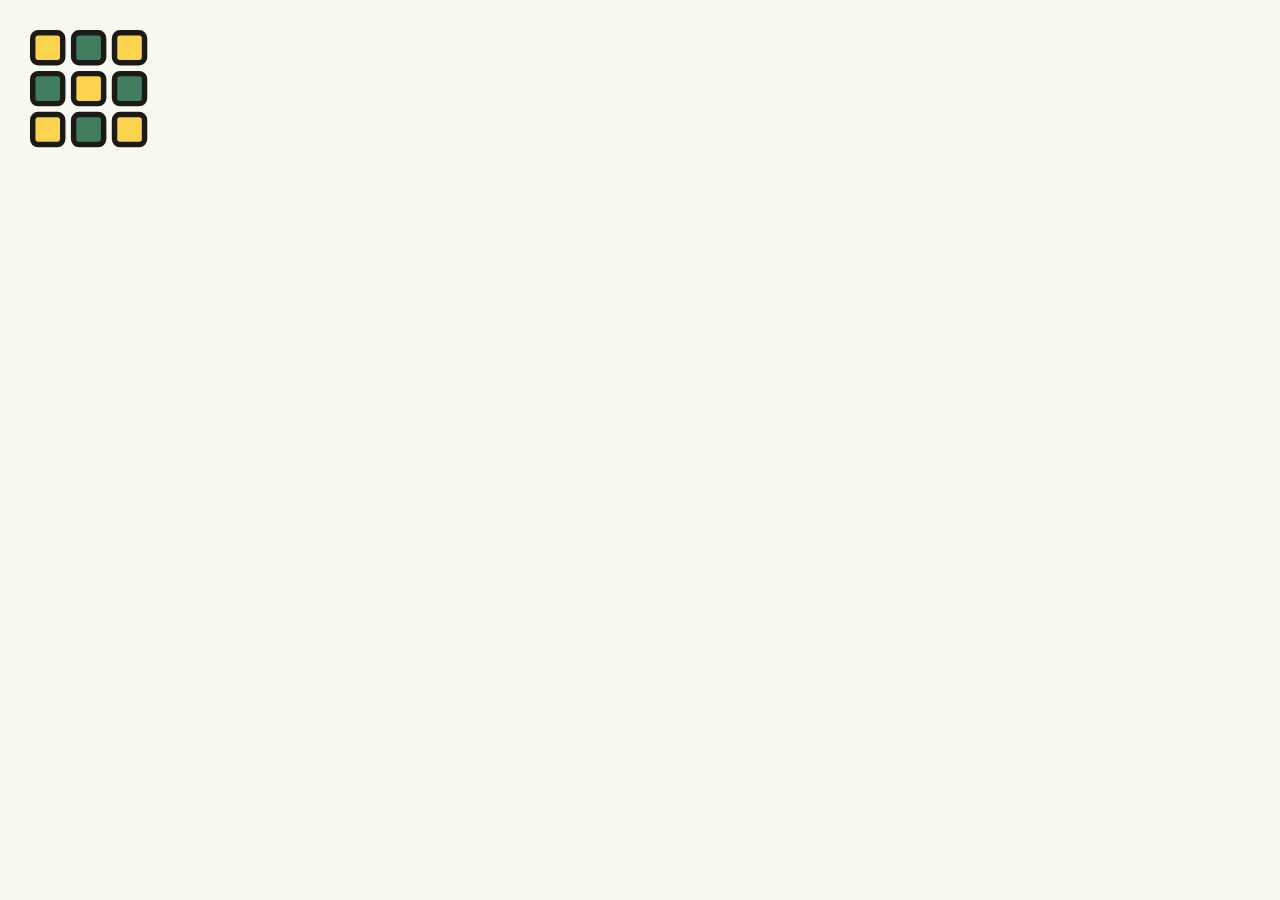
<file: fuentes/icono.html>
<!DOCTYPE html>
<html><head><meta charset="utf-8"><style>
    * { margin: 0; } html, body { width: 180px; height: 180px; overflow: hidden; background: #f8f8f3; }
    body { display: grid; place-items: center; }
    .v { fill: #3f7d5e; stroke: #1c1a17; stroke-width: 2; } .l { fill: #fcd34d; stroke: #1c1a17; stroke-width: 2; }
</style></head><body>
<svg viewBox="0 0 44 44" width="120" height="120">
    <rect class="l" x="1" y="1" width="11" height="11" rx="2"/><rect class="v" x="16" y="1" width="11" height="11" rx="2"/><rect class="l" x="31" y="1" width="11" height="11" rx="2"/>
    <rect class="v" x="1" y="16" width="11" height="11" rx="2"/><rect class="l" x="16" y="16" width="11" height="11" rx="2"/><rect class="v" x="31" y="16" width="11" height="11" rx="2"/>
    <rect class="l" x="1" y="31" width="11" height="11" rx="2"/><rect class="v" x="16" y="31" width="11" height="11" rx="2"/><rect class="l" x="31" y="31" width="11" height="11" rx="2"/>
</svg>
</body></html>
</file>
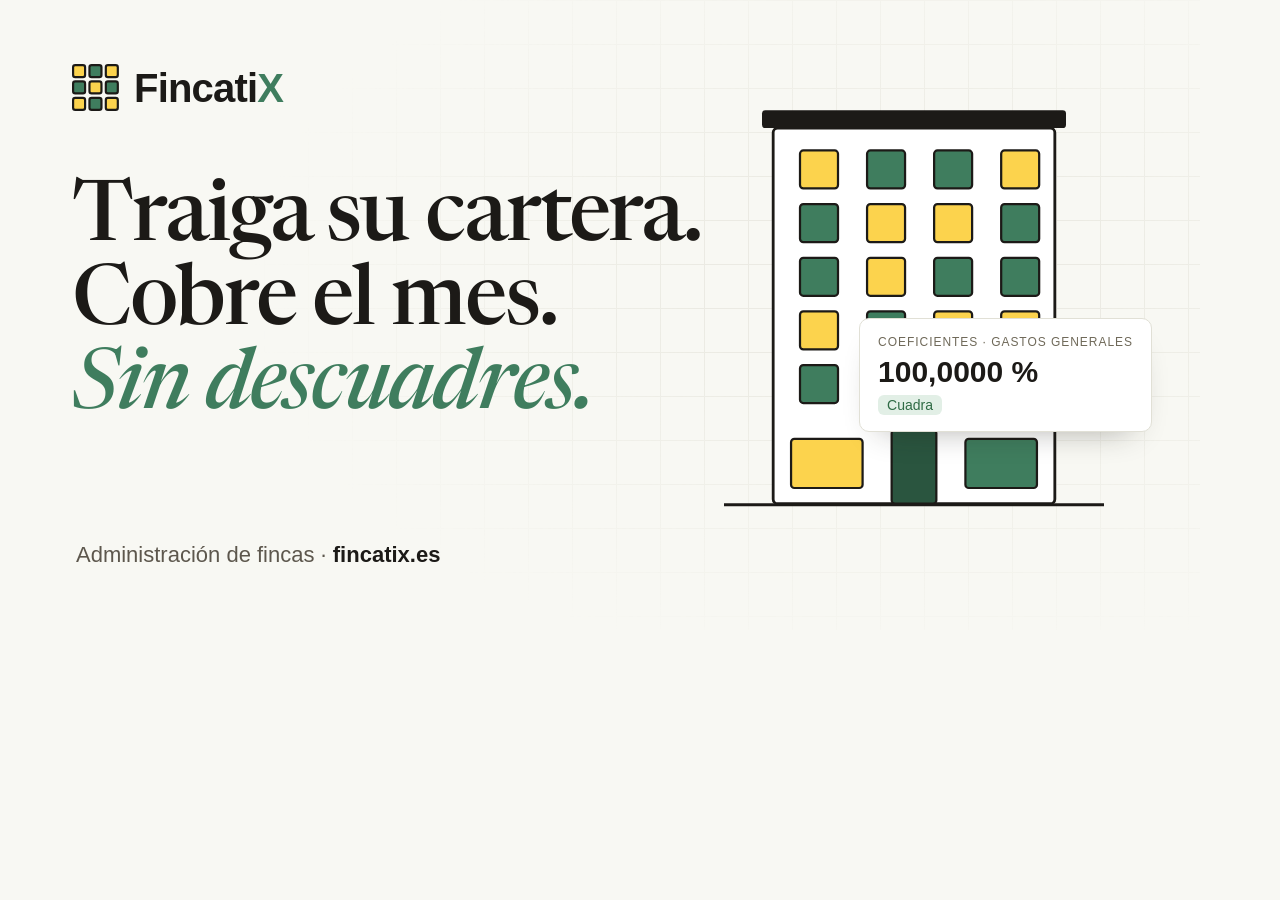
<file: fuentes/og.html>
<!DOCTYPE html>
<html lang="es">
<head>
<meta charset="utf-8">
<link rel="stylesheet" href="https://fonts.bunny.net/css?family=ibm-plex-sans:400,500,600,700|newsreader:400,400i,500,500i&display=block">
<style>
    :root {
        --papel: #f8f8f3; --linea: #e1e0d6; --tinta: #1c1a17; --tinta-2: #5d574d; --tinta-25: #6f6959;
        --marca: #3f7d5e; --marca-800: #2a553f; --luz: #fcd34d; --blanco: #ffffff;
        --ok-100: #e2efe6; --ok-800: #2f6b45;
    }
    * { box-sizing: border-box; margin: 0; }
    html, body { width: 1200px; height: 630px; overflow: hidden; }
    body {
        position: relative;
        background: var(--papel);
        color: var(--tinta);
        font-family: "IBM Plex Sans", sans-serif;
        font-variant-numeric: tabular-nums;
    }
    body::before {
        content: ""; position: absolute; inset: 0;
        background-image: linear-gradient(var(--linea) 1px, transparent 1px), linear-gradient(90deg, var(--linea) 1px, transparent 1px);
        background-size: 44px 44px; opacity: .55;
        -webkit-mask-image: radial-gradient(ellipse 70% 80% at 75% 45%, black 25%, transparent 78%);
    }
    .marca { position: absolute; left: 72px; top: 64px; display: flex; align-items: center; gap: 14px; }
    .marca-palabra { font-weight: 700; font-size: 40px; letter-spacing: -.02em; }
    .marca-palabra em { font-style: normal; font-weight: 800; color: var(--marca); }
    .v { fill: var(--marca); stroke: var(--tinta); stroke-width: 2; }
    .l { fill: var(--luz); stroke: var(--tinta); stroke-width: 2; }
    h1 {
        position: absolute; left: 72px; top: 178px;
        font-family: "Newsreader", serif; font-weight: 500; font-size: 84px; line-height: 1.0; letter-spacing: -.025em;
    }
    h1 span { display: block; }
    h1 em { color: var(--marca); }
    .pie { position: absolute; left: 76px; bottom: 62px; font-size: 22px; color: var(--tinta-2); }
    .pie strong { color: var(--tinta); font-weight: 600; }
    .fachada { position: absolute; right: 96px; top: 70px; width: 380px; }
    .cuerpo { fill: var(--blanco); stroke: var(--tinta); stroke-width: 2.5; }
    .tejado, .portal { fill: var(--tinta); }
    .puerta { fill: var(--marca-800); stroke: var(--tinta); stroke-width: 2; }
    .suelo { stroke: var(--tinta); stroke-width: 2.5; stroke-linecap: round; }
    .tarjeta {
        position: absolute; right: 48px; top: 318px; display: grid; gap: 6px;
        padding: 16px 18px; background: var(--blanco); border: 1px solid var(--linea); border-radius: 10px;
        box-shadow: 0 16px 34px -22px rgba(28, 26, 23, .45);
    }
    .versalita { font-size: 12px; letter-spacing: .08em; text-transform: uppercase; font-weight: 500; color: var(--tinta-25); }
    .cifra { font-size: 30px; font-weight: 600; }
    .pildora { justify-self: start; padding: 2px 9px; font-size: 14px; font-weight: 500; border-radius: 6px; background: var(--ok-100); color: var(--ok-800); }
</style>
</head>
<body>
    <div class="marca">
        <svg viewBox="0 0 44 44" width="48" height="48">
            <rect class="l" x="1" y="1" width="11" height="11" rx="2"/><rect class="v" x="16" y="1" width="11" height="11" rx="2"/><rect class="l" x="31" y="1" width="11" height="11" rx="2"/>
            <rect class="v" x="1" y="16" width="11" height="11" rx="2"/><rect class="l" x="16" y="16" width="11" height="11" rx="2"/><rect class="v" x="31" y="16" width="11" height="11" rx="2"/>
            <rect class="l" x="1" y="31" width="11" height="11" rx="2"/><rect class="v" x="16" y="31" width="11" height="11" rx="2"/><rect class="l" x="31" y="31" width="11" height="11" rx="2"/>
        </svg>
        <span class="marca-palabra">Fincati<em>X</em></span>
    </div>

    <h1><span>Traiga su cartera.</span><span>Cobre el mes.</span><span><em>Sin descuadres.</em></span></h1>

    <p class="pie">Administración de fincas · <strong>fincatix.es</strong></p>

    <svg class="fachada" viewBox="0 0 340 420">
        <rect class="tejado" x="34" y="36" width="272" height="16" rx="3"/>
        <rect class="cuerpo" x="44" y="52" width="252" height="336" rx="4"/>
        <g id="ventanas"></g>
        <rect class="puerta" x="150" y="322" width="40" height="66" rx="3"/>
        <rect class="portal" x="140" y="314" width="60" height="8" rx="2"/>
        <line class="suelo" x1="0" y1="389" x2="340" y2="389"/>
    </svg>

    <div class="tarjeta">
        <span class="versalita">Coeficientes · Gastos generales</span>
        <span class="cifra">100,0000&nbsp;%</span>
        <span class="pildora">Cuadra</span>
    </div>

<script>
    // La misma fachada que la portada, con sus luces de siempre encendidas.
    var g = document.getElementById('ventanas'), NS = 'http://www.w3.org/2000/svg', n = 0;
    var encendidas = [0, 3, 5, 6, 9, 12, 14, 15, 17, 19, 20];
    function v(x, y, w, h) {
        var r = document.createElementNS(NS, 'rect');
        r.setAttribute('x', x); r.setAttribute('y', y); r.setAttribute('width', w); r.setAttribute('height', h); r.setAttribute('rx', 3);
        r.setAttribute('class', encendidas.indexOf(n++) !== -1 ? 'l' : 'v');
        g.appendChild(r);
    }
    [72, 120, 168, 216, 264].forEach(function (y) { [68, 128, 188, 248].forEach(function (x) { v(x, y, 34, 34); }); });
    v(60, 330, 64, 44); v(216, 330, 64, 44);
</script>
</body>
</html>
</file>
<file: styles.css>
/*
 * FincatiX · pagina de presentacion.
 *
 * Los colores y las fuentes son los de la aplicacion (`app/Support/Tema.php`,
 * `docs/04_interfaz/03_sistema_visual.md` §0-bis): papel calido, tinta casi
 * negra, verde botella poco saturado y el ambar de las luces de la marca.
 * Todos viven aqui, en :root; ninguna regla lleva un hexadecimal suelto.
 *
 * Lo mismo que en el panel: serif para titulos, sans con cifras tabulares
 * para el cuerpo, lineas finas en vez de sombras, versalitas en una sola
 * medida, y el color solo cuando significa algo.
 */

:root {
    color-scheme: light;

    /* Papel y tinta (gray) */
    --papel: #f8f8f3;
    --papel-2: #f0f1eb;
    --linea: #e1e0d6;
    --linea-2: #c9c5b8;
    --gris-400: #a39d90;
    --tinta-3: #8c8477;
    --tinta-25: #6f6959;
    --tinta-2: #5d574d;
    --tinta-15: #423e36;
    --tinta-1: #2e2b26;
    --tinta: #1c1a17;
    --blanco: #ffffff;

    /* Marca (primary) */
    --marca-50: #e9f2ec;
    --marca-100: #e3ede6;
    --marca-200: #cddccf;
    --marca-300: #a9c4b2;
    --marca-400: #7fa590;
    --marca-500: #5a8e72;
    --marca: #3f7d5e;
    --marca-700: #33684d;
    --marca-800: #2a553f;
    --marca-900: #1f4a35;
    --marca-950: #14301f;

    /* La luz de las ventanas: el unico color que no es una paleta. */
    --luz: #fcd34d;

    /* Señales */
    --ok-100: #e2efe6;
    --ok-600: #357f53;
    --ok-800: #2f6b45;
    --aviso-50: #faf3e4;
    --aviso-100: #f5ead8;
    --aviso-300: #dbb97a;
    --aviso-600: #9a6b1f;
    --aviso-800: #7a4a12;
    --aviso-900: #5a370f;
    --error-100: #f6dedc;
    --error-800: #832727;
    --info-100: #e4ebf3;
    --info-600: #3b5b7c;
    --info-800: #334e6b;

    --sans: "IBM Plex Sans", system-ui, -apple-system, "Segoe UI", sans-serif;
    --serif: "Newsreader", Georgia, "Times New Roman", serif;

    --ancho: 72rem;
    --margen: clamp(1rem, 4vw, 2rem);
    --radio: 0.5rem;
    --radio-pequeno: 0.375rem;
    --suave: cubic-bezier(0.22, 1, 0.36, 1);
}

/* ---------- base ---------- */

*,
*::before,
*::after {
    box-sizing: border-box;
}

html {
    scroll-behavior: smooth;
    scroll-padding-top: 5rem;
    -webkit-text-size-adjust: 100%;
}

body {
    margin: 0;
    background: var(--papel);
    color: var(--tinta);
    font: 400 1.0625rem/1.6 var(--sans);
    font-variant-numeric: tabular-nums;
    -webkit-font-smoothing: antialiased;
    text-rendering: optimizeLegibility;
    overflow-x: hidden;
}

img,
svg {
    display: block;
    max-width: 100%;
}

a {
    color: var(--marca);
    text-underline-offset: 0.18em;
}

a:hover {
    color: var(--marca-700);
}

:focus-visible {
    outline: 2px solid var(--marca);
    outline-offset: 3px;
    border-radius: var(--radio-pequeno);
}

h1,
h2,
h3 {
    margin: 0;
    font-weight: 500;
    letter-spacing: -0.015em;
}

h2 {
    font-family: var(--serif);
    font-size: clamp(2rem, 4.2vw, 3.1rem);
    line-height: 1.08;
    margin-bottom: 1.1rem;
}

h2 em,
h1 em {
    font-style: italic;
    color: var(--marca);
}

h3 {
    font-size: 1.1rem;
    font-weight: 600;
    letter-spacing: -0.01em;
}

p {
    margin: 0 0 1rem;
}

.envoltorio {
    width: 100%;
    max-width: var(--ancho);
    margin: 0 auto;
    padding: 0 var(--margen);
}

.solo-lectores {
    position: absolute;
    width: 1px;
    height: 1px;
    overflow: hidden;
    clip: rect(0 0 0 0);
    white-space: nowrap;
}

.saltar {
    position: absolute;
    left: 1rem;
    top: -3rem;
    z-index: 100;
    padding: 0.5rem 0.9rem;
    background: var(--tinta);
    color: var(--papel);
    border-radius: var(--radio-pequeno);
}

.saltar:focus {
    top: 1rem;
}

.tenue {
    color: var(--tinta-3);
}

/* Las versalitas del panel: una sola medida. */
.versalita {
    display: inline-block;
    font-size: 0.72rem;
    letter-spacing: 0.08em;
    text-transform: uppercase;
    font-weight: 500;
    color: var(--tinta-25);
}

.versalita-marca {
    color: var(--marca);
    margin-bottom: 0.9rem;
}

.etiqueta {
    white-space: nowrap;
    font-weight: 500;
}

.icono {
    width: 1.15rem;
    height: 1.15rem;
    flex-shrink: 0;
    fill: none;
    stroke: currentColor;
    stroke-width: 1.5;
    stroke-linecap: round;
    stroke-linejoin: round;
}

.icono-grande {
    width: 2rem;
    height: 2rem;
    margin-bottom: 1.1rem;
}

/* ---------- la marca: el simbolo de nueve ventanas y la palabra ---------- */

.marca {
    display: inline-flex;
    align-items: center;
    gap: 0.55rem;
    line-height: 1;
    text-decoration: none;
    color: var(--tinta);
}

.marca-simbolo {
    flex-shrink: 0;
}

.marca-ventana,
.marca-luz {
    stroke: var(--tinta);
    stroke-width: 2;
}

.marca-ventana {
    fill: var(--marca);
}

.marca-luz {
    fill: var(--luz);
}

.marca-palabra {
    font-family: var(--sans);
    font-weight: 700;
    font-size: 1.5rem;
    letter-spacing: -0.02em;
    color: var(--tinta);
}

.marca-palabra em {
    font-style: normal;
    font-weight: 800;
    color: var(--marca);
}

.marca-pequena .marca-palabra {
    font-size: 1.15rem;
}

/* Las luces se encienden una vez al llegar, con los tiempos del acceso a la aplicacion. */
.marca-animada .marca-ventana,
.marca-animada .marca-luz {
    opacity: 0;
    transform-box: fill-box;
    transform-origin: center;
}

.marca-animada .marca-ventana { animation: marca-sube 0.4s ease-out forwards; }
.marca-animada .v1 { animation-delay: 0.1s; }
.marca-animada .v2 { animation-delay: 0.2s; }
.marca-animada .v3 { animation-delay: 0.3s; }
.marca-animada .v4 { animation-delay: 0.4s; }
.marca-animada .marca-luz { animation: marca-enciende 0.3s ease-in forwards; }
.marca-animada .l-centro { animation-delay: 0.7s; }
.marca-animada .l-dentro { animation-delay: 0.9s; }
.marca-animada .l-fuera { animation-delay: 1.1s; }

.marca-animada .marca-palabra {
    opacity: 0;
    animation: marca-entra 0.5s ease-out 1.3s forwards;
}

.marca-animada .marca-palabra em {
    opacity: 0;
    display: inline-block;
    animation: marca-salta 0.5s cubic-bezier(0.175, 0.885, 0.32, 1.275) 1.6s forwards;
}

@keyframes marca-sube {
    from { opacity: 0; transform: translateY(10px); }
    to { opacity: 1; transform: translateY(0); }
}

@keyframes marca-enciende {
    from { opacity: 0; fill: var(--tinta); transform: scale(0.8); }
    to { opacity: 1; fill: var(--luz); transform: scale(1); }
}

@keyframes marca-entra {
    from { opacity: 0; transform: translateX(-15px); }
    to { opacity: 1; transform: translateX(0); }
}

@keyframes marca-salta {
    from { opacity: 0; transform: scale(0); }
    to { opacity: 1; transform: scale(1); }
}

/* ---------- botones, pildoras, bandas ---------- */

.boton {
    display: inline-flex;
    align-items: center;
    gap: 0.5rem;
    padding: 0.75rem 1.2rem;
    font: inherit;
    font-size: 1rem;
    font-weight: 600;
    line-height: 1.2;
    color: var(--blanco);
    background: var(--marca);
    border: 1px solid var(--marca);
    border-radius: var(--radio-pequeno);
    text-decoration: none;
    cursor: pointer;
    transition: background-color 0.2s, transform 0.2s var(--suave), box-shadow 0.2s;
}

.boton:hover {
    color: var(--blanco);
    background: var(--marca-700);
    border-color: var(--marca-700);
    transform: translateY(-1px);
}

.boton:active {
    transform: translateY(0);
}

.boton-gris {
    color: var(--tinta);
    background: var(--blanco);
    border-color: var(--linea-2);
}

.boton-gris:hover {
    color: var(--tinta);
    background: var(--papel-2);
    border-color: var(--linea-2);
}

.boton-pequeno {
    padding: 0.5rem 0.9rem;
    font-size: 0.92rem;
}

.boton-grande {
    padding: 0.95rem 1.6rem;
    font-size: 1.08rem;
}

.pildora {
    display: inline-flex;
    align-items: center;
    padding: 0.15rem 0.5rem;
    font-size: 0.75rem;
    font-weight: 500;
    line-height: 1.5;
    letter-spacing: 0;
    text-transform: none;
    border-radius: var(--radio-pequeno);
    white-space: nowrap;
    vertical-align: middle;
}

.pildora-ok { background: var(--ok-100); color: var(--ok-800); box-shadow: inset 0 0 0 1px color-mix(in srgb, var(--ok-600) 18%, transparent); }
.pildora-aviso { background: var(--aviso-100); color: var(--aviso-800); box-shadow: inset 0 0 0 1px color-mix(in srgb, var(--aviso-600) 18%, transparent); }
.pildora-info { background: var(--info-100); color: var(--info-800); box-shadow: inset 0 0 0 1px color-mix(in srgb, var(--info-600) 18%, transparent); }
.pildora-gris { background: var(--papel-2); color: var(--tinta-2); box-shadow: inset 0 0 0 1px var(--linea); }

.banda {
    display: inline-flex;
    align-items: center;
    gap: 0.6rem;
    margin: 0 0 1.6rem;
    padding: 0.45rem 0.85rem;
    font-size: 0.875rem;
    font-weight: 500;
    border-radius: 999px;
    border: 1px solid transparent;
}

.banda-marca {
    background: var(--marca-50);
    border-color: var(--marca-200);
    color: var(--marca-900);
}

.punto-vivo {
    width: 0.5rem;
    height: 0.5rem;
    border-radius: 50%;
    background: var(--marca);
    box-shadow: 0 0 0 0 color-mix(in srgb, var(--marca) 50%, transparent);
    animation: late 2.2s infinite;
}

@keyframes late {
    0% { box-shadow: 0 0 0 0 color-mix(in srgb, var(--marca) 45%, transparent); }
    70% { box-shadow: 0 0 0 0.55rem transparent; }
    100% { box-shadow: 0 0 0 0 transparent; }
}

.tecla {
    display: inline-flex;
    align-items: center;
    justify-content: center;
    min-width: 1.6rem;
    padding: 0.05rem 0.4rem;
    font-size: 0.75rem;
    font-weight: 600;
    color: var(--tinta-2);
    background: var(--papel);
    border: 1px solid var(--linea-2);
    border-bottom-width: 2px;
    border-radius: 0.3rem;
}

/* ---------- cabecera ---------- */

.cabecera {
    position: sticky;
    top: 0;
    z-index: 50;
    background: color-mix(in srgb, var(--papel) 82%, transparent);
    -webkit-backdrop-filter: saturate(1.4) blur(12px);
    backdrop-filter: saturate(1.4) blur(12px);
    border-bottom: 1px solid transparent;
    transition: border-color 0.3s;
}

.cabecera.con-linea {
    border-bottom-color: var(--linea);
}

.cabecera-fila {
    display: flex;
    align-items: center;
    justify-content: space-between;
    gap: 1rem;
    height: 4.25rem;
}

.menu-lista {
    display: flex;
    align-items: center;
    gap: 1.75rem;
    margin: 0;
    padding: 0;
    list-style: none;
}

.menu-lista a:not(.boton) {
    color: var(--tinta-2);
    font-size: 0.95rem;
    font-weight: 500;
    text-decoration: none;
    transition: color 0.2s;
}

.menu-lista a:not(.boton):hover {
    color: var(--tinta);
}

.menu-boton {
    display: none;
    width: 2.6rem;
    height: 2.6rem;
    padding: 0;
    background: transparent;
    border: 1px solid var(--linea-2);
    border-radius: var(--radio-pequeno);
    cursor: pointer;
}

.menu-boton-rayas,
.menu-boton-rayas::before,
.menu-boton-rayas::after {
    display: block;
    width: 1.1rem;
    height: 1.5px;
    margin: 0 auto;
    background: var(--tinta);
    border-radius: 2px;
    transition: transform 0.25s var(--suave), opacity 0.2s;
}

.menu-boton-rayas {
    position: relative;
}

.menu-boton-rayas::before,
.menu-boton-rayas::after {
    content: "";
    position: absolute;
    left: 0;
}

.menu-boton-rayas::before { top: -6px; }
.menu-boton-rayas::after { top: 6px; }

.menu-boton[aria-expanded="true"] .menu-boton-rayas { background: transparent; }
.menu-boton[aria-expanded="true"] .menu-boton-rayas::before { transform: translateY(6px) rotate(45deg); }
.menu-boton[aria-expanded="true"] .menu-boton-rayas::after { transform: translateY(-6px) rotate(-45deg); }

/* ---------- portada ---------- */

.portada {
    position: relative;
    padding: clamp(2.5rem, 7vw, 5.5rem) 0 clamp(3rem, 6vw, 5rem);
    overflow: hidden;
}

/* Una rejilla de papel milimetrado, apenas visible, que se desvanece hacia abajo. */
.portada::before {
    content: "";
    position: absolute;
    inset: 0;
    background-image:
        linear-gradient(var(--linea) 1px, transparent 1px),
        linear-gradient(90deg, var(--linea) 1px, transparent 1px);
    background-size: 44px 44px;
    opacity: 0.45;
    -webkit-mask-image: radial-gradient(ellipse 80% 70% at 70% 35%, black 20%, transparent 75%);
    mask-image: radial-gradient(ellipse 80% 70% at 70% 35%, black 20%, transparent 75%);
    pointer-events: none;
}

.portada-rejilla {
    position: relative;
    display: grid;
    grid-template-columns: minmax(0, 1.1fr) minmax(0, 0.9fr);
    align-items: center;
    gap: clamp(2rem, 5vw, 4rem);
}

.titular {
    font-family: var(--serif);
    font-size: clamp(2.7rem, 6.6vw, 5.1rem);
    line-height: 1.02;
    letter-spacing: -0.025em;
    margin-bottom: 1.6rem;
}

.titular .linea {
    display: block;
}

.titular em {
    color: var(--marca);
}

.entradilla {
    font-size: clamp(1.08rem, 1.6vw, 1.22rem);
    line-height: 1.55;
    color: var(--tinta-2);
    max-width: 36rem;
}

.entradilla-pequena {
    font-size: 1rem;
    color: var(--tinta-3);
}

.entradilla em {
    font-family: var(--serif);
    font-size: 1.12em;
    color: var(--tinta);
}

.acciones {
    display: flex;
    flex-wrap: wrap;
    gap: 0.75rem;
    margin-top: 2rem;
}

.nota-pie {
    margin-top: 1rem;
    font-size: 0.9rem;
    color: var(--tinta-3);
}

/* La fachada */
.portada-dibujo {
    position: relative;
    justify-self: center;
    width: min(100%, 25rem);
}

.fachada {
    width: 100%;
    height: auto;
    overflow: visible;
}

.fachada-cuerpo {
    fill: var(--blanco);
    stroke: var(--tinta);
    stroke-width: 2.5;
}

.fachada-tejado {
    fill: var(--tinta);
}

.fachada-puerta {
    fill: var(--marca-800);
    stroke: var(--tinta);
    stroke-width: 2;
}

.fachada-portal {
    fill: var(--tinta);
}

.fachada-suelo {
    stroke: var(--tinta);
    stroke-width: 2.5;
    stroke-linecap: round;
}

.fachada .ventana {
    fill: var(--marca);
    stroke: var(--tinta);
    stroke-width: 2;
    transform-box: fill-box;
    transform-origin: center;
    transition: fill 0.6s ease;
}

.fachada .ventana.encendida {
    fill: var(--luz);
}

/* Las ventanas suben una a una al cargar; el retraso lo pone el script. */
.fachada.preparada .ventana {
    animation: ventana-sube 0.55s var(--suave) both;
}

@keyframes ventana-sube {
    from { opacity: 0; transform: translateY(14px) scale(0.85); }
    to { opacity: 1; transform: translateY(0) scale(1); }
}

/* El halo de una ventana encendida, solo en las que se encienden despues. */
.fachada .ventana.destello {
    animation: destello 1.2s ease-out;
}

@keyframes destello {
    0% { filter: drop-shadow(0 0 0 transparent); }
    35% { filter: drop-shadow(0 0 7px color-mix(in srgb, var(--luz) 85%, transparent)); }
    100% { filter: drop-shadow(0 0 0 transparent); }
}

/* Las tres tarjetas que flotan junto a la finca: cajas blancas con linea fina,
   como las del panel, y una sombra minima solo para separarlas del dibujo. */
.flotante {
    position: absolute;
    display: grid;
    gap: 0.3rem;
    min-width: 11rem;
    padding: 0.8rem 0.95rem;
    font-size: 0.85rem;
    background: var(--blanco);
    border: 1px solid var(--linea);
    border-radius: var(--radio);
    box-shadow: 0 12px 28px -18px color-mix(in srgb, var(--tinta) 35%, transparent);
    opacity: 0;
    animation: flotante-entra 0.7s var(--suave) forwards, flota 6s ease-in-out infinite;
}

.flotante .versalita {
    font-size: 0.66rem;
}

.flotante .pildora {
    justify-self: start;
}

.flotante-titulo {
    font-weight: 600;
}

.flotante-fila {
    display: flex;
    justify-content: space-between;
    gap: 1rem;
}

.flotante-fila strong {
    font-weight: 600;
}

.cifra-flotante {
    font-size: 1.3rem;
    font-weight: 600;
}

.flotante-1 {
    top: 8%;
    left: -14%;
    animation-delay: 2.2s, 2.9s;
}

.flotante-2 {
    top: 42%;
    right: -12%;
    animation-delay: 2.6s, 3.3s;
}

.flotante-3 {
    bottom: 4%;
    left: -10%;
    min-width: 10rem;
    animation-delay: 3s, 3.7s;
}

.flotante-3 .flotante-fila {
    justify-content: flex-start;
    gap: 0.45rem;
}

@keyframes flotante-entra {
    from { opacity: 0; transform: translateY(16px) scale(0.96); }
    to { opacity: 1; transform: translateY(0) scale(1); }
}

@keyframes flota {
    0%, 100% { translate: 0 0; }
    50% { translate: 0 -7px; }
}

/* ---------- la cinta ---------- */

.cinta {
    overflow: hidden;
    border-block: 1px solid var(--linea);
    background: var(--blanco);
    -webkit-mask-image: linear-gradient(90deg, transparent, black 8%, black 92%, transparent);
    mask-image: linear-gradient(90deg, transparent, black 8%, black 92%, transparent);
}

.cinta-pista {
    display: flex;
    width: max-content;
    animation: cinta 38s linear infinite;
}

.cinta:hover .cinta-pista {
    animation-play-state: paused;
}

.cinta-lista {
    display: flex;
    margin: 0;
    padding: 0;
    list-style: none;
}

.cinta-lista li {
    display: flex;
    align-items: center;
    gap: 2.25rem;
    padding: 1rem 0 1rem 2.25rem;
    font-family: var(--serif);
    font-size: 1.15rem;
    font-style: italic;
    color: var(--tinta-2);
    white-space: nowrap;
}

/* Entre frase y frase, una ventana encendida. */
.cinta-lista li::after {
    content: "";
    width: 0.6rem;
    height: 0.6rem;
    border: 1.5px solid var(--tinta);
    border-radius: 2px;
    background: var(--luz);
}

@keyframes cinta {
    to { transform: translateX(-50%); }
}

/* ---------- la frase ---------- */

.frase {
    padding: clamp(4rem, 10vw, 8rem) 0;
}

.frase-texto {
    max-width: 58rem;
    margin: 0 auto;
    font-family: var(--serif);
    font-size: clamp(1.7rem, 3.6vw, 2.75rem);
    line-height: 1.22;
    letter-spacing: -0.015em;
    text-align: center;
    color: var(--tinta);
}

.frase-respuesta {
    display: block;
    margin-top: 0.8rem;
    font-style: italic;
    color: var(--marca);
}

/* Palabra a palabra: el script parte la frase y las enciende al pasar. */
.frase-texto .palabra {
    opacity: 0.14;
    transition: opacity 0.5s ease;
}

.frase-texto .palabra.vista {
    opacity: 1;
}

/* ---------- secciones ---------- */

.seccion {
    position: relative;
    padding: clamp(4rem, 9vw, 7rem) 0;
}

.seccion-papel {
    background: var(--blanco);
    border-block: 1px solid var(--linea);
}

.seccion-cabecera {
    max-width: 44rem;
    margin-bottom: clamp(2.5rem, 5vw, 3.5rem);
}

.seccion-cabecera p:last-child,
.seccion-texto p {
    color: var(--tinta-2);
}

.seccion-rejilla {
    display: grid;
    grid-template-columns: minmax(0, 1fr) minmax(0, 1fr);
    align-items: center;
    gap: clamp(2.5rem, 6vw, 5rem);
}

.seccion-rejilla-invertida > :first-child {
    order: 2;
}

.lista-marcas {
    display: grid;
    gap: 0.6rem;
    margin: 1.5rem 0;
    padding: 0;
    list-style: none;
    color: var(--tinta-2);
}

.lista-marcas li {
    position: relative;
    padding-left: 1.6rem;
}

/* Cada punto es una ventana encendida pequeña. */
.lista-marcas li::before {
    content: "";
    position: absolute;
    left: 0;
    top: 0.5em;
    width: 0.62rem;
    height: 0.62rem;
    border: 1.5px solid var(--tinta);
    border-radius: 2px;
    background: var(--marca);
}

.lista-marcas strong {
    color: var(--tinta);
    font-weight: 600;
}

.cita {
    margin: 2rem 0 0;
    padding: 0.2rem 0 0.2rem 1.3rem;
    font-family: var(--serif);
    font-size: 1.3rem;
    font-style: italic;
    line-height: 1.4;
    color: var(--tinta);
    border-left: 2px solid var(--marca);
}

/* ---------- el importador ---------- */

.importador {
    position: relative;
    display: grid;
    gap: 0.9rem;
}

.hoja {
    background: var(--blanco);
    border: 1px solid var(--linea);
    border-radius: var(--radio);
    overflow: hidden;
    font-size: 0.78rem;
}

.hoja-fea {
    font-family: ui-monospace, "SF Mono", Menlo, Consolas, monospace;
    transform: rotate(-1.2deg);
    transition: transform 0.8s var(--suave), opacity 0.8s;
}

.hoja-pestana {
    padding: 0.45rem 0.8rem;
    font-family: var(--sans);
    font-size: 0.72rem;
    color: var(--tinta-2);
    background: var(--papel-2);
    border-bottom: 1px solid var(--linea);
}

.hf {
    display: grid;
    grid-template-columns: 5.6rem minmax(0, 1fr) 4.4rem 4.6rem;
    min-height: 1.7rem;
    align-items: center;
    border-bottom: 1px solid var(--papel-2);
    color: var(--tinta-15);
    transition: opacity 0.6s, background-color 0.6s, text-decoration-color 0.6s;
    text-decoration: line-through;
    text-decoration-color: transparent;
}

.hf > span {
    padding: 0 0.5rem;
    overflow: hidden;
    white-space: nowrap;
    text-overflow: ellipsis;
}

.hf-titulo {
    display: block;
    padding: 0.35rem 0.5rem;
    font-weight: 700;
}

.hf-sub {
    display: block;
    padding: 0 0.5rem;
    font-style: italic;
    color: var(--tinta-3);
}

.hf-cabecera {
    font-weight: 700;
    background: var(--papel-2);
}

.hf-subtotal {
    font-weight: 700;
}

/* Al ordenarse: lo que sobra se tacha y se apaga. */
.importador.ordenado .hf[data-sobra] {
    opacity: 0.35;
    background: color-mix(in srgb, var(--error-100) 60%, transparent);
    text-decoration-color: var(--error-800);
}

.importador.ordenado .hoja-fea {
    transform: rotate(0);
}

.importador-flecha {
    display: flex;
    align-items: center;
    justify-content: center;
    gap: 0.6rem;
    font-size: 0.78rem;
    color: var(--tinta-3);
}

.importador-flecha::before,
.importador-flecha::after {
    content: "";
    height: 1px;
    flex: 1;
    max-width: 6rem;
    background: var(--linea-2);
}

.importador-flecha span {
    font-family: var(--serif);
    font-style: italic;
    font-size: 0.95rem;
}

.hoja-limpia {
    font-size: 0.82rem;
}

.hoja-cabeceras,
.fila-limpia {
    display: grid;
    grid-template-columns: 4.6rem 1.4fr 0.9fr 1.15fr;
    align-items: center;
}

.hoja-cabeceras {
    border-bottom: 1px solid var(--tinta);
}

.col-mapeo {
    display: grid;
    gap: 0.2rem;
    padding: 0.55rem 0.6rem;
}

.col-mapeo .versalita {
    font-size: 0.64rem;
}

.mapeo {
    justify-self: start;
    padding: 0.05rem 0.35rem;
    font-size: 0.66rem;
    font-weight: 500;
    border-radius: 0.3rem;
    opacity: 0;
    transform: translateY(-4px);
    transition: opacity 0.4s, transform 0.4s var(--suave);
}

.mapeo-seguro { background: var(--ok-100); color: var(--ok-800); }
.mapeo-propuesto { background: var(--aviso-100); color: var(--aviso-800); }

.fila-limpia {
    min-height: 2.1rem;
    border-bottom: 1px solid var(--papel-2);
    opacity: 0;
    transform: translateX(14px);
    transition: opacity 0.5s, transform 0.6s var(--suave);
}

.fila-limpia:nth-of-type(even) {
    background: var(--papel-2);
}

.fila-limpia > span {
    padding: 0 0.6rem;
    overflow: hidden;
    white-space: nowrap;
    text-overflow: ellipsis;
}

.num {
    text-align: right;
}

.celda-aviso {
    display: inline-block;
    padding: 0.05rem 0.4rem;
    font-size: 0.72rem;
    background: var(--aviso-100);
    color: var(--aviso-800);
    border-radius: 0.3rem;
}

.hoja-pie {
    padding: 0.55rem 0.6rem;
    font-size: 0.75rem;
    opacity: 0;
    transition: opacity 0.5s;
}

.importador.ordenado .mapeo,
.importador.ordenado .fila-limpia,
.importador.ordenado .hoja-pie {
    opacity: 1;
    transform: none;
}

.importador.ordenado .col-mapeo:nth-child(1) .mapeo { transition-delay: 0.5s; }
.importador.ordenado .col-mapeo:nth-child(2) .mapeo { transition-delay: 0.65s; }
.importador.ordenado .col-mapeo:nth-child(3) .mapeo { transition-delay: 0.8s; }
.importador.ordenado .col-mapeo:nth-child(4) .mapeo { transition-delay: 0.95s; }
.importador.ordenado .fila-limpia:nth-of-type(2) { transition-delay: 1.1s; }
.importador.ordenado .fila-limpia:nth-of-type(3) { transition-delay: 1.3s; }
.importador.ordenado .fila-limpia:nth-of-type(4) { transition-delay: 1.5s; }
.importador.ordenado .hoja-pie { transition-delay: 1.9s; }

/* ---------- el circuito ---------- */

.circuito {
    position: relative;
    display: grid;
    grid-template-columns: repeat(6, minmax(0, 1fr));
    gap: 1.5rem;
    margin: 0;
    padding: 0;
    list-style: none;
    counter-reset: paso;
}

/* La linea que une los pasos: se dibuja al llegar. */
.circuito::before,
.circuito::after {
    content: "";
    position: absolute;
    top: 1.35rem;
    left: 1.35rem;
    right: 1.35rem;
    height: 2px;
    background: var(--linea);
}

.circuito::after {
    background: linear-gradient(90deg, var(--marca) 0%, var(--marca) 66%, var(--aviso-300) 66%, var(--aviso-300) 100%);
    transform: scaleX(0);
    transform-origin: left;
    transition: transform 2.4s var(--suave);
}

.circuito.visto::after {
    transform: scaleX(1);
}

.paso {
    position: relative;
    z-index: 1;
    opacity: 0.35;
    transform: translateY(12px);
    transition: opacity 0.6s, transform 0.6s var(--suave);
}

.circuito.visto .paso {
    opacity: 1;
    transform: none;
}

.circuito.visto .paso:nth-child(1) { transition-delay: 0.1s; }
.circuito.visto .paso:nth-child(2) { transition-delay: 0.5s; }
.circuito.visto .paso:nth-child(3) { transition-delay: 0.9s; }
.circuito.visto .paso:nth-child(4) { transition-delay: 1.3s; }
.circuito.visto .paso:nth-child(5) { transition-delay: 1.7s; }
.circuito.visto .paso:nth-child(6) { transition-delay: 2.1s; }

.paso-nodo {
    display: grid;
    place-items: center;
    width: 2.7rem;
    height: 2.7rem;
    margin-bottom: 1.1rem;
    font-weight: 600;
    color: var(--tinta);
    background: var(--blanco);
    border: 2px solid var(--tinta);
    border-radius: 0.55rem;
    transition: background-color 0.5s, color 0.5s;
}

.circuito.visto .paso:not(.paso-pronto) .paso-nodo {
    background: var(--luz);
}

.circuito.visto .paso:nth-child(1) .paso-nodo { transition-delay: 0.3s; }
.circuito.visto .paso:nth-child(2) .paso-nodo { transition-delay: 0.7s; }
.circuito.visto .paso:nth-child(3) .paso-nodo { transition-delay: 1.1s; }
.circuito.visto .paso:nth-child(4) .paso-nodo { transition-delay: 1.5s; }

.paso-pronto .paso-nodo {
    border-style: dashed;
    color: var(--tinta-3);
}

.paso h3 {
    display: flex;
    flex-wrap: wrap;
    align-items: center;
    gap: 0.4rem;
    margin-bottom: 0.5rem;
}

.paso p {
    font-size: 0.92rem;
    line-height: 1.55;
    color: var(--tinta-2);
}

.paso p em {
    font-family: var(--serif);
    font-size: 1.05em;
    color: var(--tinta);
}

/* ---------- la ventana de la aplicacion ---------- */

.ventana {
    background: var(--blanco);
    border: 1px solid var(--linea-2);
    border-radius: 0.75rem;
    overflow: hidden;
    box-shadow:
        0 1px 0 var(--linea),
        0 30px 60px -38px color-mix(in srgb, var(--tinta) 45%, transparent);
}

.ventana-barra {
    display: flex;
    align-items: center;
    gap: 0.4rem;
    padding: 0.6rem 0.8rem;
    background: var(--papel-2);
    border-bottom: 1px solid var(--linea);
}

.ventana-barra span {
    width: 0.62rem;
    height: 0.62rem;
    border-radius: 50%;
    background: var(--linea-2);
}

.ventana-barra em {
    margin-left: 0.6rem;
    font-size: 0.72rem;
    font-style: normal;
    color: var(--tinta-3);
}

.app {
    display: grid;
    grid-template-columns: 8.5rem minmax(0, 1fr);
    min-height: 23rem;
    font-size: 0.8rem;
}

.app-lateral {
    display: flex;
    flex-direction: column;
    gap: 0.15rem;
    padding: 0.8rem 0.55rem;
    background: var(--marca-100);
    border-right: 1px solid var(--marca-200);
}

.app-marca {
    display: flex;
    align-items: center;
    gap: 0.35rem;
    padding: 0.1rem 0.4rem 0.75rem;
    margin-bottom: 0.4rem;
    font-weight: 700;
    font-size: 0.95rem;
    letter-spacing: -0.02em;
    border-bottom: 1px solid var(--marca-200);
}

.app-marca em {
    font-style: normal;
    font-weight: 800;
    color: var(--marca);
    margin-left: -0.35rem;
}

.app-item {
    padding: 0.35rem 0.5rem;
    color: var(--marca-900);
    border-radius: var(--radio-pequeno);
}

.app-activo {
    background: var(--marca-200);
    font-weight: 600;
}

.app-cuerpo {
    display: flex;
    flex-direction: column;
    gap: 0.65rem;
    padding: 0.95rem 1.05rem;
    background: var(--papel);
}

.app-migas {
    font-size: 0.62rem;
}

.app-titulo {
    font-family: var(--serif);
    font-size: 1.55rem;
    font-weight: 500;
    line-height: 1;
    letter-spacing: -0.015em;
}

.app-banda {
    padding: 0.45rem 0.65rem;
    font-size: 0.74rem;
    color: var(--aviso-900);
    background: var(--aviso-50);
    border: 1px solid var(--aviso-300);
    border-radius: var(--radio);
}

.app-cifras {
    display: grid;
    grid-template-columns: repeat(3, minmax(0, 1fr));
    gap: 0.5rem;
    padding: 0.6rem 0.7rem;
    background: var(--blanco);
    border: 1px solid var(--linea);
    border-radius: var(--radio);
}

.app-cifras > span {
    display: grid;
    gap: 0.1rem;
}

.app-cifras .versalita {
    font-size: 0.58rem;
}

.app-cifras strong {
    font-size: 0.98rem;
    font-weight: 600;
}

.app-cifras small {
    font-size: 0.68rem;
    color: var(--tinta-3);
}

/* Tres recibos que se juntan en un solo cargo: aparecen uno a uno, se
   tiñen de marca y debajo nace el cargo que va al banco. */
.agrupa {
    display: grid;
    gap: 0.45rem;
    padding: 0.7rem;
    background: var(--blanco);
    border: 1px solid var(--linea);
    border-radius: var(--radio);
}

.agrupa-recibos {
    display: grid;
    gap: 0.3rem;
}

.recibo-chip {
    display: flex;
    justify-content: space-between;
    gap: 0.5rem;
    padding: 0.3rem 0.55rem;
    font-size: 0.72rem;
    color: var(--tinta-2);
    background: var(--papel-2);
    border: 1px solid var(--linea);
    border-radius: var(--radio-pequeno);
    opacity: 0;
    transform: translateY(-6px);
    transition: opacity 0.45s, transform 0.5s var(--suave), background-color 0.5s, border-color 0.5s;
}

.recibo-chip strong {
    color: var(--tinta);
    font-weight: 600;
}

.agrupa-flecha {
    display: flex;
    align-items: center;
    gap: 0.5rem;
    font-family: var(--serif);
    font-style: italic;
    font-size: 0.8rem;
    color: var(--tinta-3);
    opacity: 0;
    transition: opacity 0.4s;
}

.agrupa-flecha::before,
.agrupa-flecha::after {
    content: "";
    flex: 1;
    height: 1px;
    background: var(--linea-2);
}

.agrupa-cargo {
    display: flex;
    flex-wrap: wrap;
    justify-content: space-between;
    align-items: center;
    gap: 0.4rem 1rem;
    padding: 0.55rem 0.7rem;
    border: 1px solid var(--marca-300);
    border-radius: var(--radio-pequeno);
    background: var(--marca-50);
    opacity: 0;
    transform: translateY(8px) scale(0.97);
    transition: opacity 0.5s, transform 0.6s cubic-bezier(0.175, 0.885, 0.32, 1.275);
}

.agrupa-deudor {
    display: grid;
    font-weight: 600;
    font-size: 0.8rem;
}

.agrupa-deudor small,
.agrupa-importe small {
    font-weight: 400;
    font-size: 0.66rem;
    color: var(--tinta-3);
}

.agrupa-importe {
    display: grid;
    justify-items: end;
    font-size: 1.05rem;
    font-weight: 600;
}

.agrupa.junto .recibo-chip {
    opacity: 1;
    transform: none;
    background: var(--marca-50);
    border-color: var(--marca-200);
}

.agrupa.junto .recibo-chip:nth-child(2) { transition-delay: 0.2s; }
.agrupa.junto .recibo-chip:nth-child(3) { transition-delay: 0.4s; }
.agrupa.junto .agrupa-flecha { opacity: 1; transition-delay: 0.8s; }
.agrupa.junto .agrupa-cargo { opacity: 1; transform: none; transition-delay: 1.05s; }

.app-boton {
    align-self: flex-end;
    padding: 0.45rem 0.75rem;
    font-weight: 600;
    color: var(--blanco);
    background: var(--marca);
    border-radius: var(--radio-pequeno);
}

/* El contador de la remesa */
.contador-grande {
    display: flex;
    flex-wrap: wrap;
    align-items: baseline;
    gap: 0.4rem 0.6rem;
    margin-top: 1.8rem;
}

.contador-cifra {
    font-family: var(--serif);
    font-size: clamp(2.8rem, 6vw, 4rem);
    line-height: 1;
    font-weight: 500;
}

.contador-marca {
    color: var(--marca);
}

.contador-texto {
    color: var(--tinta-2);
    margin-right: 0.4rem;
}

.contador-flecha {
    width: 1.6rem;
    height: 1.6rem;
    align-self: center;
    fill: none;
    stroke: var(--tinta-3);
    stroke-width: 1.5;
    stroke-linecap: round;
    stroke-linejoin: round;
}

/* ---------- tres piezas ---------- */

.tres {
    display: grid;
    grid-template-columns: repeat(3, minmax(0, 1fr));
    gap: 1.25rem;
}

.pieza {
    display: flex;
    flex-direction: column;
    padding: 1.6rem;
    background: var(--papel);
    border: 1px solid var(--linea);
    border-radius: 0.75rem;
    transition: border-color 0.3s, transform 0.4s var(--suave);
}

.pieza:hover {
    border-color: var(--linea-2);
    transform: translateY(-3px);
}

.pieza h3 {
    margin: 1.3rem 0 0.5rem;
}

.pieza p {
    font-size: 0.95rem;
    color: var(--tinta-2);
    margin: 0;
}

.pieza-cifra {
    display: block;
    min-height: 5.6rem;
    font-family: var(--serif);
    font-size: 2.6rem;
    line-height: 1.1;
    font-weight: 500;
    letter-spacing: -0.02em;
}

.pieza-pildora {
    align-self: flex-start;
    margin-top: 0.6rem;
    opacity: 0;
    transform: scale(0.8);
    transition: opacity 0.4s, transform 0.5s cubic-bezier(0.175, 0.885, 0.32, 1.275);
}

.pieza.visto .pieza-pildora {
    opacity: 1;
    transform: none;
    transition-delay: 1.6s;
}

.barra {
    height: 0.4rem;
    margin-top: 0.4rem;
    background: var(--papel-2);
    border: 1px solid var(--linea);
    border-radius: 999px;
    overflow: hidden;
}

.barra-relleno {
    display: block;
    height: 100%;
    width: 0;
    background: var(--marca);
    border-radius: inherit;
    transition: width 1.5s var(--suave);
}

.pieza.visto .barra-relleno {
    width: 100%;
}

.pieza-balanza {
    display: flex;
    align-items: flex-end;
    gap: 0.6rem;
    font-size: 1.8rem;
}

.balanza-lado {
    display: grid;
    gap: 0.25rem;
}

.balanza-lado .versalita {
    font-family: var(--sans);
    letter-spacing: 0.08em;
}

.balanza-igual {
    color: var(--marca);
    padding-bottom: 0.1rem;
}

.pieza-reparto {
    display: grid;
    gap: 0.5rem;
    font-size: 1.8rem;
}

.reparto-partes {
    display: flex;
    gap: 0.4rem;
}

.reparto-partes span {
    padding: 0.15rem 0.5rem;
    font-family: var(--sans);
    font-size: 0.95rem;
    font-weight: 600;
    background: var(--blanco);
    border: 1px solid var(--linea);
    border-radius: var(--radio-pequeno);
    opacity: 0;
    transform: translateY(-10px);
    transition: opacity 0.5s, transform 0.6s var(--suave);
}

/* El centimo que sobra, a quien le toca: el primero, en verde. */
.reparto-partes span:first-child {
    background: var(--marca-50);
    border-color: var(--marca-300);
    color: var(--marca-900);
}

.pieza.visto .reparto-partes span { opacity: 1; transform: none; }
.pieza.visto .reparto-partes span:nth-child(1) { transition-delay: 0.3s; }
.pieza.visto .reparto-partes span:nth-child(2) { transition-delay: 0.45s; }
.pieza.visto .reparto-partes span:nth-child(3) { transition-delay: 0.6s; }

/* ---------- el buscador ---------- */

.buscador-demo {
    background: var(--blanco);
    border: 1px solid var(--linea-2);
    border-radius: 0.75rem;
    overflow: hidden;
    box-shadow: 0 30px 60px -38px color-mix(in srgb, var(--tinta) 45%, transparent);
}

.buscador-caja {
    display: flex;
    align-items: center;
    gap: 0.6rem;
    padding: 1rem 1.1rem;
    font-size: 1.05rem;
    border-bottom: 1px solid var(--linea);
}

.buscador-caja .icono {
    color: var(--tinta-3);
}

.cursor {
    width: 2px;
    height: 1.2rem;
    margin-left: -0.45rem;
    background: var(--marca);
    animation: parpadea 1s steps(1) infinite;
}

@keyframes parpadea {
    50% { opacity: 0; }
}

.buscador-resultados {
    display: grid;
    gap: 0.25rem;
    padding: 0.8rem;
}

.buscador-resultados > .versalita {
    padding: 0.4rem 0.5rem 0.2rem;
    font-size: 0.64rem;
}

.resultado {
    display: grid;
    gap: 0.1rem;
    padding: 0.55rem 0.7rem;
    border-radius: var(--radio-pequeno);
    opacity: 0;
    transform: translateY(6px);
    transition: opacity 0.4s, transform 0.4s var(--suave), background-color 0.3s;
}

.resultado strong {
    font-weight: 600;
}

.resultado .tenue {
    font-size: 0.85rem;
}

.resultado-activo {
    background: var(--marca-50);
}

.buscador-demo.escrito .resultado {
    opacity: 1;
    transform: none;
}

.buscador-demo.escrito .resultado:nth-of-type(2) {
    transition-delay: 0.15s;
}

/* La paleta de verdad (Ctrl+K) */
.paleta {
    position: fixed;
    inset: 0;
    z-index: 200;
    display: grid;
    place-items: start center;
    padding: 12vh var(--margen) 2rem;
}

.paleta[hidden] {
    display: none;
}

.paleta-fondo {
    position: absolute;
    inset: 0;
    background: color-mix(in srgb, var(--tinta) 38%, transparent);
    -webkit-backdrop-filter: blur(3px);
    backdrop-filter: blur(3px);
    animation: aparece-suave 0.2s ease-out;
}

.paleta-caja {
    position: relative;
    width: min(100%, 36rem);
    background: var(--blanco);
    border: 1px solid var(--linea-2);
    border-radius: 0.75rem;
    overflow: hidden;
    box-shadow: 0 40px 80px -30px color-mix(in srgb, var(--tinta) 55%, transparent);
    animation: paleta-entra 0.25s var(--suave);
}

.paleta-campo {
    display: flex;
    align-items: center;
    gap: 0.6rem;
    padding: 0.9rem 1rem;
    border-bottom: 1px solid var(--linea);
    color: var(--tinta-3);
}

.paleta-campo input {
    flex: 1;
    min-width: 0;
    padding: 0.2rem 0;
    font: inherit;
    font-size: 1.05rem;
    color: var(--tinta);
    background: transparent;
    border: 0;
    outline: 0;
}

.paleta-campo input::-webkit-search-cancel-button {
    display: none;
}

.paleta-resultados {
    max-height: 22rem;
    overflow-y: auto;
    padding: 0.6rem;
}

.paleta-resultados .versalita {
    display: block;
    padding: 0.5rem 0.6rem 0.25rem;
    font-size: 0.64rem;
}

.paleta-resultados .resultado {
    opacity: 1;
    transform: none;
    cursor: default;
}

.paleta-resultados .resultado:hover,
.paleta-resultados .resultado.marcado {
    background: var(--marca-50);
}

.paleta-vacio {
    padding: 1.2rem 0.7rem;
    color: var(--tinta-3);
}

.paleta-pie {
    margin: 0;
    padding: 0.65rem 1rem;
    font-size: 0.78rem;
    border-top: 1px solid var(--linea);
    background: var(--papel);
}

@keyframes aparece-suave {
    from { opacity: 0; }
}

@keyframes paleta-entra {
    from { opacity: 0; transform: translateY(-10px) scale(0.98); }
}

/* ---------- confianza (la seccion oscura) ---------- */

.seccion-oscura {
    background: var(--marca-950);
    color: var(--marca-100);
}

.seccion-oscura h2 {
    color: var(--papel);
}

.seccion-oscura h2 em {
    color: var(--marca-300);
}

.seccion-oscura .versalita {
    color: var(--marca-300);
    margin-bottom: 0.9rem;
}

.regla {
    padding: 1.6rem;
    border: 1px solid color-mix(in srgb, var(--marca-300) 30%, transparent);
    border-radius: 0.75rem;
    background: color-mix(in srgb, var(--marca-900) 55%, transparent);
    transition: border-color 0.3s, background-color 0.3s;
}

.regla:hover {
    border-color: color-mix(in srgb, var(--marca-300) 60%, transparent);
}

.regla .icono {
    color: var(--marca-300);
}

.regla h3 {
    margin-bottom: 0.6rem;
    color: var(--papel);
}

.regla p {
    margin: 0;
    font-size: 0.95rem;
    color: var(--marca-200);
}

/* ---------- lo que no hacemos ---------- */

.no-hacemos {
    display: grid;
    margin: 0;
    padding: 0;
    list-style: none;
    border-top: 1px solid var(--tinta);
}

.no-hacemos li {
    position: relative;
    padding: 0.95rem 0 0.95rem 2.2rem;
    color: var(--tinta-2);
    border-bottom: 1px solid var(--linea);
}

.no-hacemos li::before {
    content: "—";
    position: absolute;
    left: 0.2rem;
    top: 0.95rem;
    color: var(--tinta-3);
}

.no-hacemos strong {
    color: var(--tinta);
    font-weight: 600;
}

/* ---------- precio ---------- */

.precio {
    display: grid;
    grid-template-columns: minmax(0, 0.9fr) minmax(0, 1.1fr);
    align-items: center;
    gap: clamp(2rem, 5vw, 4rem);
    padding: clamp(1.6rem, 4vw, 2.6rem);
    background: var(--papel);
    border: 1px solid var(--linea);
    border-radius: 0.9rem;
}

.precio-cifra {
    display: grid;
}

.precio-numero {
    font-family: var(--serif);
    font-size: clamp(4rem, 10vw, 6.5rem);
    line-height: 0.95;
    font-weight: 500;
    letter-spacing: -0.03em;
    color: var(--marca);
}

.precio-unidad {
    margin-top: 0.6rem;
    font-size: 1.15rem;
    color: var(--tinta-2);
}

.calculadora label {
    display: block;
    margin-bottom: 0.9rem;
}

.calculadora input[type="range"] {
    width: 100%;
    height: 1.6rem;
    margin: 0;
    background: transparent;
    -webkit-appearance: none;
    appearance: none;
    cursor: pointer;
}

.calculadora input[type="range"]::-webkit-slider-runnable-track {
    height: 0.4rem;
    background: linear-gradient(90deg, var(--marca) var(--relleno, 14%), var(--linea) var(--relleno, 14%));
    border-radius: 999px;
}

.calculadora input[type="range"]::-moz-range-track {
    height: 0.4rem;
    background: var(--linea);
    border-radius: 999px;
}

.calculadora input[type="range"]::-moz-range-progress {
    height: 0.4rem;
    background: var(--marca);
    border-radius: 999px;
}

.calculadora input[type="range"]::-webkit-slider-thumb {
    -webkit-appearance: none;
    width: 1.4rem;
    height: 1.4rem;
    margin-top: -0.5rem;
    background: var(--luz);
    border: 2px solid var(--tinta);
    border-radius: 0.3rem;
    transition: transform 0.2s;
}

.calculadora input[type="range"]::-moz-range-thumb {
    width: 1.25rem;
    height: 1.25rem;
    background: var(--luz);
    border: 2px solid var(--tinta);
    border-radius: 0.3rem;
}

.calculadora input[type="range"]:active::-webkit-slider-thumb {
    transform: scale(1.12);
}

.calculadora-resultado {
    display: flex;
    flex-wrap: wrap;
    align-items: baseline;
    gap: 0.3rem 0.5rem;
    margin: 1.2rem 0 0;
    font-size: 1.1rem;
    color: var(--tinta-2);
}

.calculadora-resultado strong {
    font-family: var(--serif);
    font-size: 2.1rem;
    font-weight: 500;
    color: var(--tinta);
}

.calculadora-igual {
    color: var(--tinta-3);
}

/* ---------- donde estamos ---------- */

.ruta {
    display: grid;
    grid-template-columns: repeat(3, minmax(0, 1fr));
    gap: 1.25rem;
}

.ruta-columna {
    padding: 1.5rem;
    border: 1px solid var(--linea);
    border-radius: 0.75rem;
    background: var(--blanco);
}

.ruta-columna h3 {
    margin-bottom: 1rem;
}

.ruta-columna .pildora {
    font-size: 0.8rem;
    padding: 0.2rem 0.6rem;
}

.ruta-columna ul {
    display: grid;
    gap: 0.6rem;
    margin: 0;
    padding: 0;
    list-style: none;
}

.ruta-columna li {
    position: relative;
    padding-left: 1.4rem;
    font-size: 0.95rem;
    color: var(--tinta-2);
}

.ruta-columna li::before {
    content: "";
    position: absolute;
    left: 0;
    top: 0.5em;
    width: 0.55rem;
    height: 0.55rem;
    border: 1.5px solid var(--tinta);
    border-radius: 2px;
}

/* Construido: ventana encendida. En desarrollo: a medias. Despues: apagada. */
.ruta-columna:nth-child(1) li::before { background: var(--luz); }
.ruta-columna:nth-child(2) li::before { background: linear-gradient(135deg, var(--luz) 50%, var(--blanco) 50%); }
.ruta-columna:nth-child(3) li::before { background: var(--blanco); border-color: var(--gris-400); }

/* ---------- cierre ---------- */

.cierre {
    padding: clamp(4rem, 10vw, 7.5rem) 0;
}

.cierre-caja {
    display: grid;
    justify-items: center;
    text-align: center;
}

.cierre-simbolo {
    width: 4.5rem;
    height: 4.5rem;
    margin-bottom: 1.6rem;
}

.cierre-simbolo .marca-luz {
    fill: var(--marca);
    transition: fill 0.4s;
}

.cierre-simbolo.encendido .marca-luz {
    fill: var(--luz);
}

.cierre-simbolo.encendido .marca-luz:nth-of-type(1) { transition-delay: 0.1s; }
.cierre-simbolo.encendido .marca-luz:nth-of-type(2) { transition-delay: 0.35s; }
.cierre-simbolo.encendido .marca-luz:nth-of-type(3) { transition-delay: 0.6s; }
.cierre-simbolo.encendido .marca-luz:nth-of-type(4) { transition-delay: 0.85s; }
.cierre-simbolo.encendido .marca-luz:nth-of-type(5) { transition-delay: 1.1s; }

.cierre h2 {
    font-size: clamp(2.6rem, 6vw, 4.2rem);
}

.cierre p {
    max-width: 34rem;
    margin-bottom: 2rem;
    font-size: 1.12rem;
    color: var(--tinta-2);
}

/* ---------- pie ---------- */

.pie {
    padding: 2rem 0;
    border-top: 1px solid var(--linea);
    background: var(--blanco);
    font-size: 0.88rem;
}

.pie-fila {
    display: flex;
    flex-wrap: wrap;
    align-items: center;
    justify-content: space-between;
    gap: 1rem 2rem;
}

/* ---------- aparecer al pasar ---------- */

.aparece {
    opacity: 0;
    transform: translateY(22px);
    transition: opacity 0.9s var(--suave), transform 0.9s var(--suave);
}

.aparece.visto {
    opacity: 1;
    transform: none;
}

/* En la portada, uno detras de otro. */
.portada-texto .aparece:nth-child(1) { transition-delay: 0.05s; }
.portada-texto .aparece:nth-child(2) { transition-delay: 0.15s; }
.portada-texto .aparece:nth-child(3) { transition-delay: 0.3s; }
.portada-texto .aparece:nth-child(4) { transition-delay: 0.4s; }
.portada-texto .aparece:nth-child(5) { transition-delay: 0.5s; }
.portada-texto .aparece:nth-child(6) { transition-delay: 0.6s; }

.tres .aparece:nth-child(2),
.ruta .aparece:nth-child(2) { transition-delay: 0.12s; }
.tres .aparece:nth-child(3),
.ruta .aparece:nth-child(3) { transition-delay: 0.24s; }

/* Sin script, todo a la vista. */
.sin-js .aparece,
.sin-js .paso,
.sin-js .fila-limpia,
.sin-js .mapeo,
.sin-js .hoja-pie,
.sin-js .resultado,
.sin-js .flotante,
.sin-js .recibo-chip,
.sin-js .agrupa-flecha,
.sin-js .agrupa-cargo {
    opacity: 1;
    transform: none;
}

.sin-js .frase-texto .palabra {
    opacity: 1;
}

/* ---------- pantallas medianas y estrechas ---------- */

@media (max-width: 1100px) {
    .circuito {
        grid-template-columns: repeat(3, minmax(0, 1fr));
        row-gap: 2.5rem;
    }

    .circuito::before,
    .circuito::after {
        display: none;
    }

    .flotante-1 { left: -6%; }
    .flotante-2 { right: -6%; }
    .flotante-3 { left: -4%; }
}

@media (max-width: 900px) {
    .portada-rejilla,
    .seccion-rejilla,
    .precio {
        grid-template-columns: minmax(0, 1fr);
    }

    .seccion-rejilla-invertida > :first-child {
        order: 0;
    }

    .portada-dibujo {
        width: min(100%, 22rem);
        margin-top: 1rem;
    }

    .tres,
    .ruta {
        grid-template-columns: minmax(0, 1fr);
    }

    .menu-boton {
        display: block;
    }

    .menu-lista {
        position: absolute;
        top: 100%;
        left: 0;
        right: 0;
        flex-direction: column;
        align-items: stretch;
        gap: 0;
        padding: 0.5rem var(--margen) 1.2rem;
        background: var(--papel);
        border-bottom: 1px solid var(--linea);
        opacity: 0;
        visibility: hidden;
        transform: translateY(-8px);
        transition: opacity 0.25s, transform 0.25s var(--suave), visibility 0.25s;
    }

    .menu-lista.abierto {
        opacity: 1;
        visibility: visible;
        transform: none;
    }

    .menu-lista li a:not(.boton) {
        display: block;
        padding: 0.8rem 0;
        border-bottom: 1px solid var(--linea);
        font-size: 1.05rem;
    }

    .menu-accion {
        margin-top: 1rem;
    }

    .menu-accion .boton {
        width: 100%;
        justify-content: center;
    }
}

@media (max-width: 640px) {
    .circuito {
        grid-template-columns: minmax(0, 1fr);
        row-gap: 0;
    }

    /* En el movil, el circuito es una linea vertical. */
    .paso {
        display: grid;
        grid-template-columns: 2.7rem minmax(0, 1fr);
        column-gap: 1rem;
        padding-bottom: 1.8rem;
    }

    .paso::before {
        content: "";
        position: absolute;
        left: 1.3rem;
        top: 2.8rem;
        bottom: 0.2rem;
        width: 2px;
        background: var(--linea);
    }

    .paso:last-child::before {
        display: none;
    }

    .paso-nodo {
        grid-row: span 2;
        margin-bottom: 0;
    }

    .flotante {
        min-width: 0;
        font-size: 0.78rem;
        padding: 0.6rem 0.75rem;
    }

    .flotante-1 { top: 2%; left: -2%; }
    .flotante-2 { top: 44%; right: -2%; }
    .flotante-3 { bottom: 2%; left: 0; }

    .app {
        grid-template-columns: minmax(0, 1fr);
    }

    .app-lateral {
        display: none;
    }

    .hoja-cabeceras,
    .fila-limpia {
        grid-template-columns: 4.2rem 1.3fr 0.9fr 1.1fr;
    }

    .pieza-balanza {
        font-size: 1.5rem;
    }

    .pie-fila {
        flex-direction: column;
        align-items: flex-start;
    }
}

/* ---------- quien prefiere menos movimiento ---------- */

@media (prefers-reduced-motion: reduce) {
    html {
        scroll-behavior: auto;
    }

    *,
    *::before,
    *::after {
        animation-duration: 0.01ms !important;
        animation-iteration-count: 1 !important;
        transition-duration: 0.01ms !important;
        transition-delay: 0s !important;
    }

    .cinta-pista {
        animation: none;
    }

    .flotante {
        opacity: 1;
    }
}
</file>
